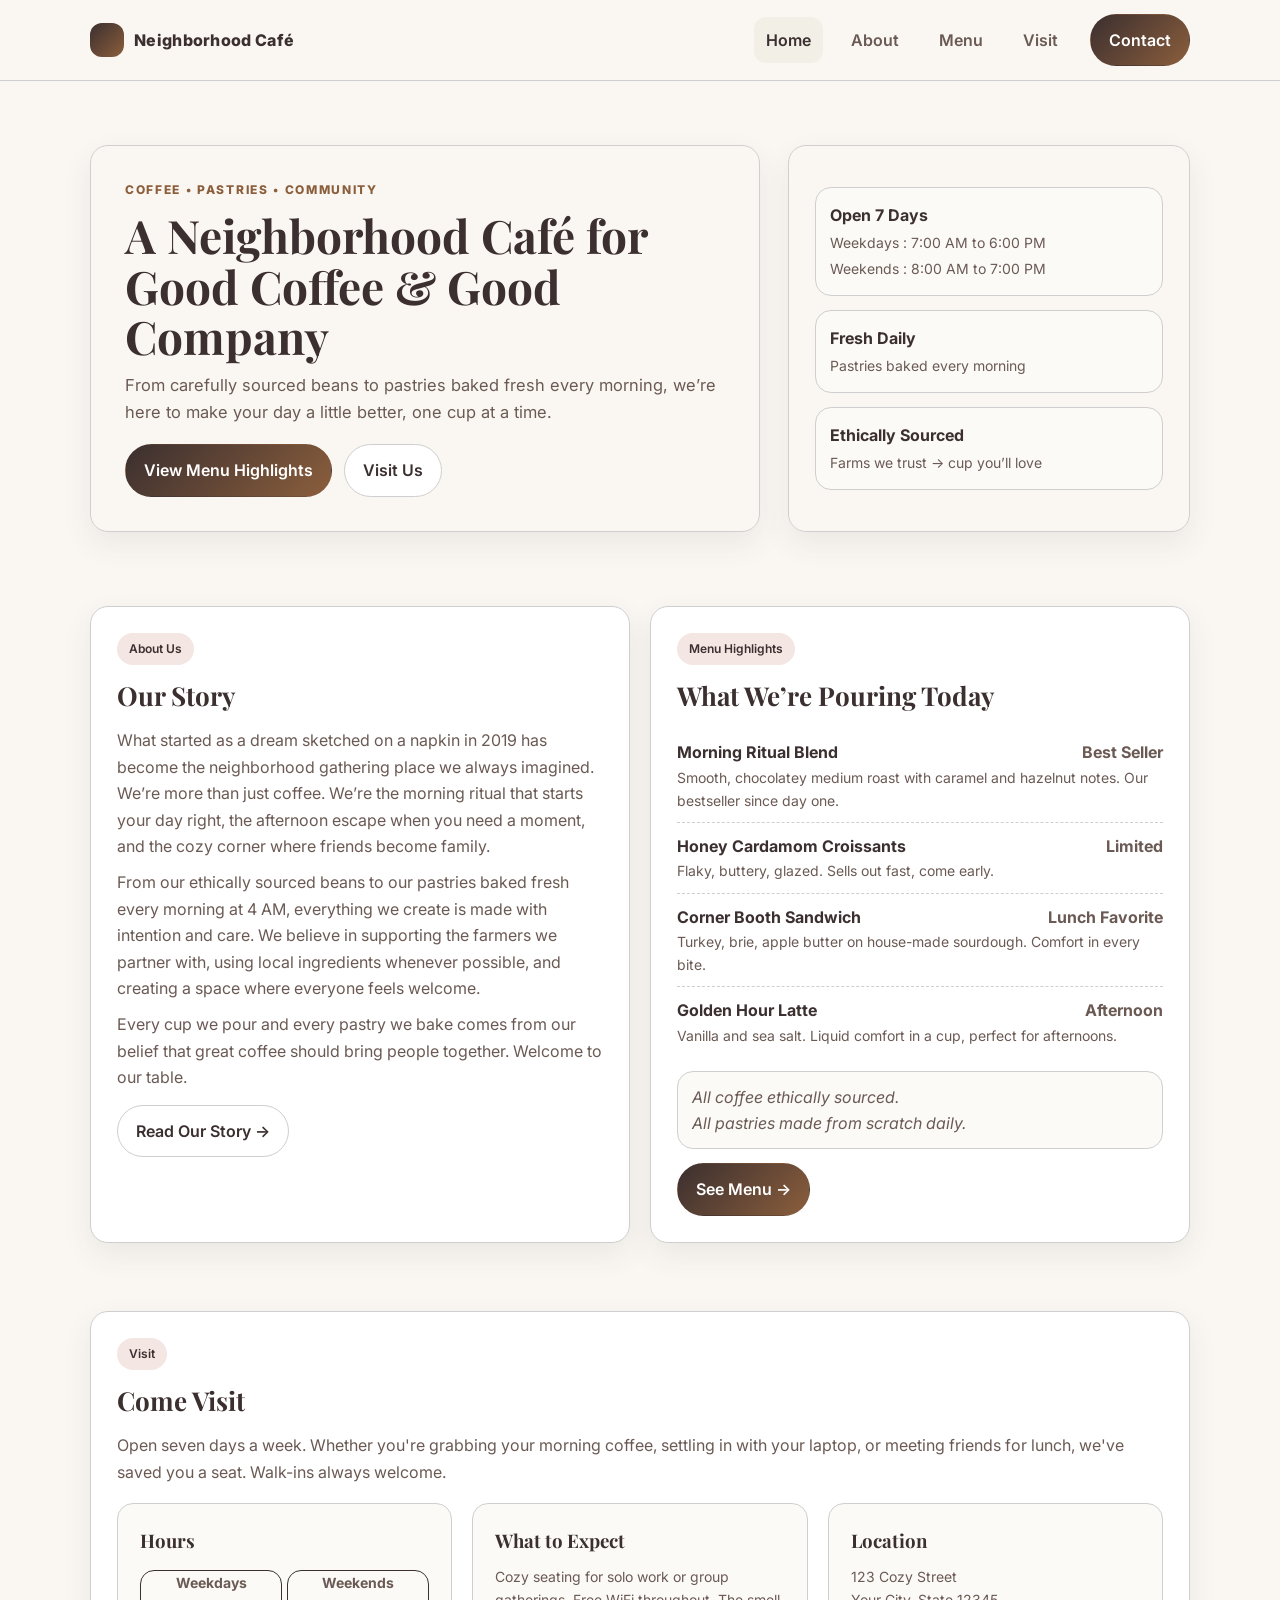
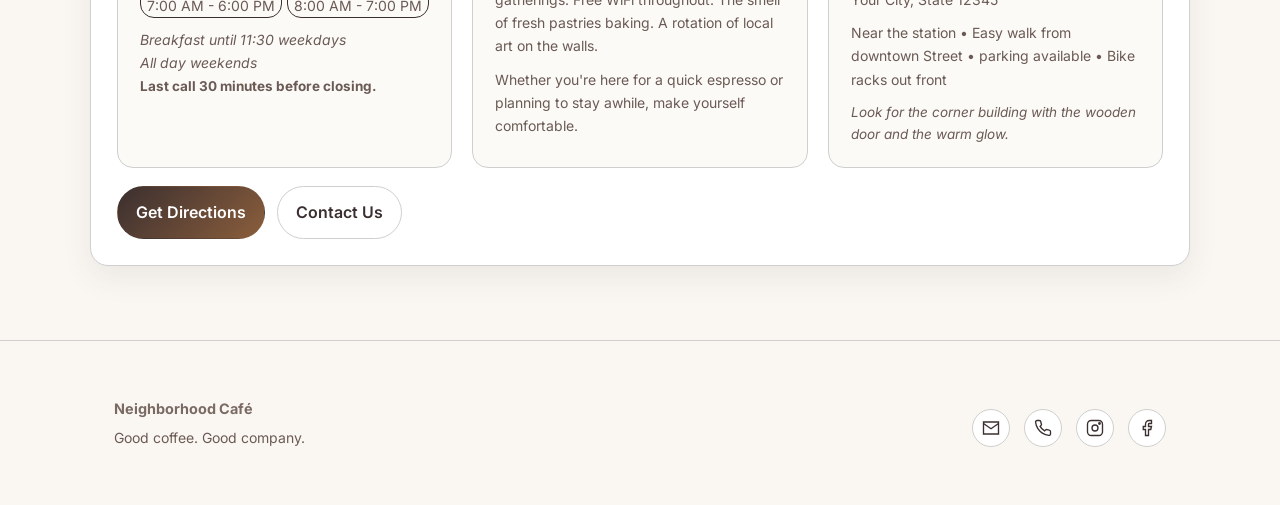
<file: docs/index.html>
<!DOCTYPE html>
<html lang="en">
  <head>
    <meta charset="utf-8" />
    <meta name="viewport" content="width=device-width,initial-scale=1" />
    <title>Neighborhood Café | Home</title>
    <meta
      name="description"
      content="A neighborhood café for good coffee and good company. Ethically sourced coffee and pastries baked fresh daily."
    />
    <link rel="stylesheet" href="styles.css" />
  </head>
  <body>
    <header class="nav">
      <div class="container nav-inner">
        <a class="brand" href="index.html">
          <span class="brand-badge"></span>
          <span>Neighborhood Café</span>
        </a>
        <div class="nav-right">
          <!-- Desktop navigation -->
          <nav class="nav-links" aria-label="Primary">
            <a href="index.html" class="active">Home</a>
            <a href="about.html">About</a>
            <a href="menu.html">Menu</a>
            <a href="visit.html">Visit</a>
          </nav>

          <!-- Desktop CTA -->
          <div class="nav-cta">
            <a class="btn primary" href="visit.html#contact">Contact</a>
          </div>

          <!-- Hamburger -->
          <button
            class="hamburger"
            aria-label="Toggle menu"
            aria-expanded="false"
          >
            <span></span>
            <span></span>
            <span></span>
          </button>
        </div>
      </div>

      <!-- Mobile menu (NEW) -->
      <nav class="mobile-menu">
        <a href="index.html">Home</a>
        <a href="about.html">About</a>
        <a href="menu.html">Menu</a>
        <a href="visit.html">Visit</a>
        <a class="btn primary" href="visit.html#contact">Contact</a>
      </nav>
    </header>

    <main>
      <section class="hero">
        <div class="container hero-grid">
          <div class="hero-card">
            <div class="kicker">Coffee • Pastries • Community</div>
            <h1>A Neighborhood Café for Good Coffee &amp; Good Company</h1>
            <p class="lead">
              From carefully sourced beans to pastries baked fresh every
              morning, we’re here to make your day a little better, one cup at a
              time.
            </p>
            <div class="hero-actions">
              <a class="btn primary" href="menu.html">View Menu Highlights</a>
              <a class="btn" href="visit.html">Visit Us</a>
            </div>
          </div>

          <aside class="hero-card side-card">
            <div class="side-item">
              <strong>Open 7 Days</strong>
              <span
                >Weekdays : 7:00 AM to 6:00 PM <br />
                Weekends : 8:00 AM to 7:00 PM
              </span>
            </div>
            <div class="side-item">
              <strong>Fresh Daily</strong>
              <span>Pastries baked every morning</span>
            </div>
            <div class="side-item">
              <strong>Ethically Sourced</strong>
              <span>Farms we trust → cup you’ll love</span>
            </div>
          </aside>
        </div>
      </section>

      <section class="section">
        <div class="container grid-2">
          <div class="card">
            <div class="badge">About Us</div>
            <h2 style="margin-top: 10px">Our Story</h2>
            <p>
              What started as a dream sketched on a napkin in 2019 has become
              the neighborhood gathering place we always imagined. We’re more
              than just coffee. We’re the morning ritual that starts your day
              right, the afternoon escape when you need a moment, and the cozy
              corner where friends become family.
            </p>
            <p style="margin-top: 10px">
              From our ethically sourced beans to our pastries baked fresh every
              morning at 4 AM, everything we create is made with intention and
              care. We believe in supporting the farmers we partner with, using
              local ingredients whenever possible, and creating a space where
              everyone feels welcome.
            </p>
            <p style="margin-top: 10px">
              Every cup we pour and every pastry we bake comes from our belief
              that great coffee should bring people together. Welcome to our
              table.
            </p>
            <p style="margin-top: 14px">
              <a class="btn" href="about.html">Read Our Story →</a>
            </p>
          </div>

          <div class="card">
            <div class="badge">Menu Highlights</div>
            <h2 style="margin-top: 10px">What We’re Pouring Today</h2>
            <ul class="list">
              <li>
                <div class="split">
                  <strong>Morning Ritual Blend</strong>
                  <span class="price">Best Seller</span>
                </div>
                <div class="small">
                  Smooth, chocolatey medium roast with caramel and hazelnut
                  notes. Our bestseller since day one.
                </div>
              </li>
              <li>
                <div class="split">
                  <strong>Honey Cardamom Croissants</strong>
                  <span class="price">Limited</span>
                </div>
                <div class="small">
                  Flaky, buttery, glazed. Sells out fast, come early.
                </div>
              </li>
              <li>
                <div class="split">
                  <strong>Corner Booth Sandwich</strong>
                  <span class="price">Lunch Favorite</span>
                </div>
                <div class="small">
                  Turkey, brie, apple butter on house-made sourdough. Comfort in
                  every bite.
                </div>
              </li>
              <li>
                <div class="split">
                  <strong>Golden Hour Latte</strong>
                  <span class="price">Afternoon</span>
                </div>
                <div class="small">
                  Vanilla and sea salt. Liquid comfort in a cup, perfect for
                  afternoons.
                </div>
              </li>
            </ul>
            <div class="note">
              <em
                >All coffee ethically sourced. <br />All pastries made from
                scratch daily.</em
              >
            </div>
            <p style="margin-top: 14px">
              <a class="btn primary" href="menu.html">See Menu →</a>
            </p>
          </div>
        </div>
      </section>

      <section class="section">
        <div class="container">
          <div class="card">
            <span class="badge">Visit</span>
            <h2 style="margin-top: 10px">Come Visit</h2>
            <p>
              Open seven days a week. Whether you're grabbing your morning
              coffee, settling in with your laptop, or meeting friends for
              lunch, we've saved you a seat. Walk-ins always welcome.
            </p>

            <!-- THREE CARD GRID -->
            <div class="visit-grid">
              <!-- Card 1: Hours -->
              <div class="visit-card">
                <h3>Hours</h3>
                <div class="split-card" style="margin-top: 13px">
                  <p class="small weekdays">
                    <strong>Weekdays</strong><br />7:00 AM - 6:00 PM
                  </p>
                  <p class="small weekends">
                    <strong>Weekends</strong><br />8:00 AM - 7:00 PM
                  </p>
                </div>
                <div style="margin-top: 10px">
                  <p class="small">
                    <em
                      >Breakfast until 11:30 weekdays<br />
                      All day weekends</em
                    >
                  </p>
                  <p class="small muted">
                    <strong>Last call 30 minutes before closing.</strong>
                  </p>
                </div>
              </div>

              <!-- Card 2: What to Expect -->
              <div class="visit-card">
                <h3>What to Expect</h3>
                <p class="small">
                  Cozy seating for solo work or group gatherings. Free WiFi
                  throughout. The smell of fresh pastries baking. A rotation of
                  local art on the walls.
                </p>
                <p class="small" style="margin-top: 10px">
                  Whether you're here for a quick espresso or planning to stay
                  awhile, make yourself comfortable.
                </p>
              </div>

              <!-- Card 3: Location -->
              <div class="visit-card">
                <h3>Location</h3>
                <p class="small">
                  123 Cozy Street<br />
                  Your City, State 12345
                </p>
                <p class="small" style="margin-top: 10px">
                  Near the station • Easy walk from downtown Street • parking
                  available • Bike racks out front
                </p>
                <p class="small muted" style="margin-top: 10px">
                  <em
                    >Look for the corner building with the wooden door and the
                    warm glow.</em
                  >
                </p>
              </div>
            </div>

            <!-- CTA -->
            <div
              style="
                margin-top: 18px;
                display: flex;
                gap: 12px;
                flex-wrap: wrap;
              "
            >
              <a class="btn primary" href="visit.html">Get Directions</a>
              <a class="btn" href="visit.html#contact">Contact Us</a>
            </div>
          </div>
        </div>
      </section>
    </main>

    <footer class="footer">
      <div class="container footer-flex">
        <div class="footer-grid1">
          <strong>Neighborhood Café</strong>
          <div class="small">Good coffee. Good company.</div>
        </div>
        <div class="footer-grid2">
          <div class="footer-icons">
            <a href="mailto:hello@yourcafe.com" aria-label="Email">
              <!-- Email -->
              <svg viewBox="0 0 24 24">
                <path d="M2 4h20v16H2z" fill="none" />
                <path d="M2 6l10 7L22 6" />
              </svg>
            </a>

            <a href="tel:+1234567890" aria-label="Telephone">
              <!-- Phone -->
              <svg viewBox="0 0 24 24">
                <path
                  d="M22 16.92v3a2 2 0 0 1-2.18 2
      19.8 19.8 0 0 1-8.63-3.07
      19.5 19.5 0 0 1-6-6
      19.8 19.8 0 0 1-3.07-8.67
      A2 2 0 0 1 4.11 2h3
      a2 2 0 0 1 2 1.72
      12.8 12.8 0 0 0 .7 2.81
      a2 2 0 0 1-.45 2.11L8.09 9.91
      a16 16 0 0 0 6 6l1.27-1.27
      a2 2 0 0 1 2.11-.45
      12.8 12.8 0 0 0 2.81.7
      A2 2 0 0 1 22 16.92z"
                />
              </svg>
            </a>

            <a href="#" aria-label="Instagram">
              <!-- Instagram -->
              <svg viewBox="0 0 24 24">
                <rect x="2" y="2" width="20" height="20" rx="5" ry="5" />
                <circle cx="12" cy="12" r="4" />
                <circle cx="18" cy="6" r="1" />
              </svg>
            </a>

            <a href="#" aria-label="Facebook">
              <!-- Facebook -->
              <svg viewBox="0 0 24 24">
                <path
                  d="M18 2h-3a5 5 0 0 0-5 5v3H7v4h3v8h4v-8h3l1-4h-4V7
      a1 1 0 0 1 1-1h3z"
                />
              </svg>
            </a>
          </div>
        </div>
      </div>
    </footer>

    <script src="script.js"></script>
  </body>
</html>
</file>
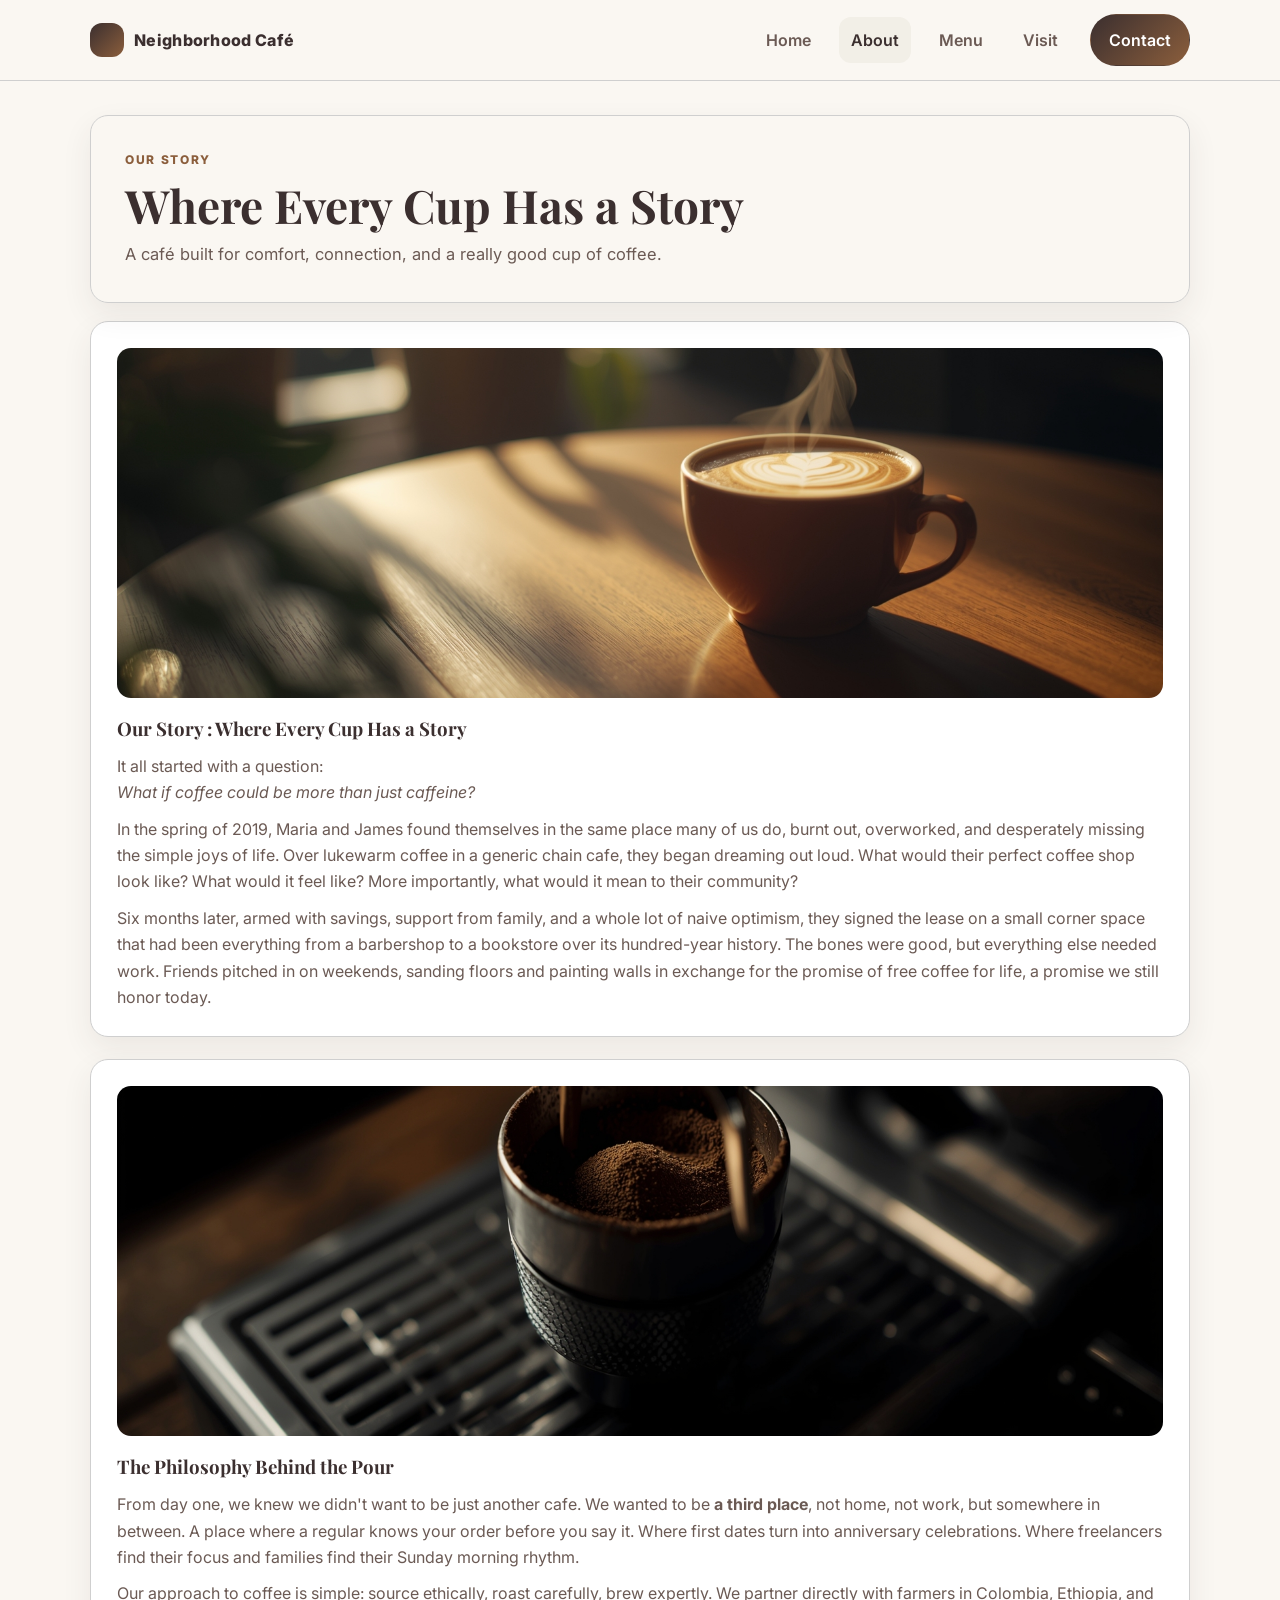
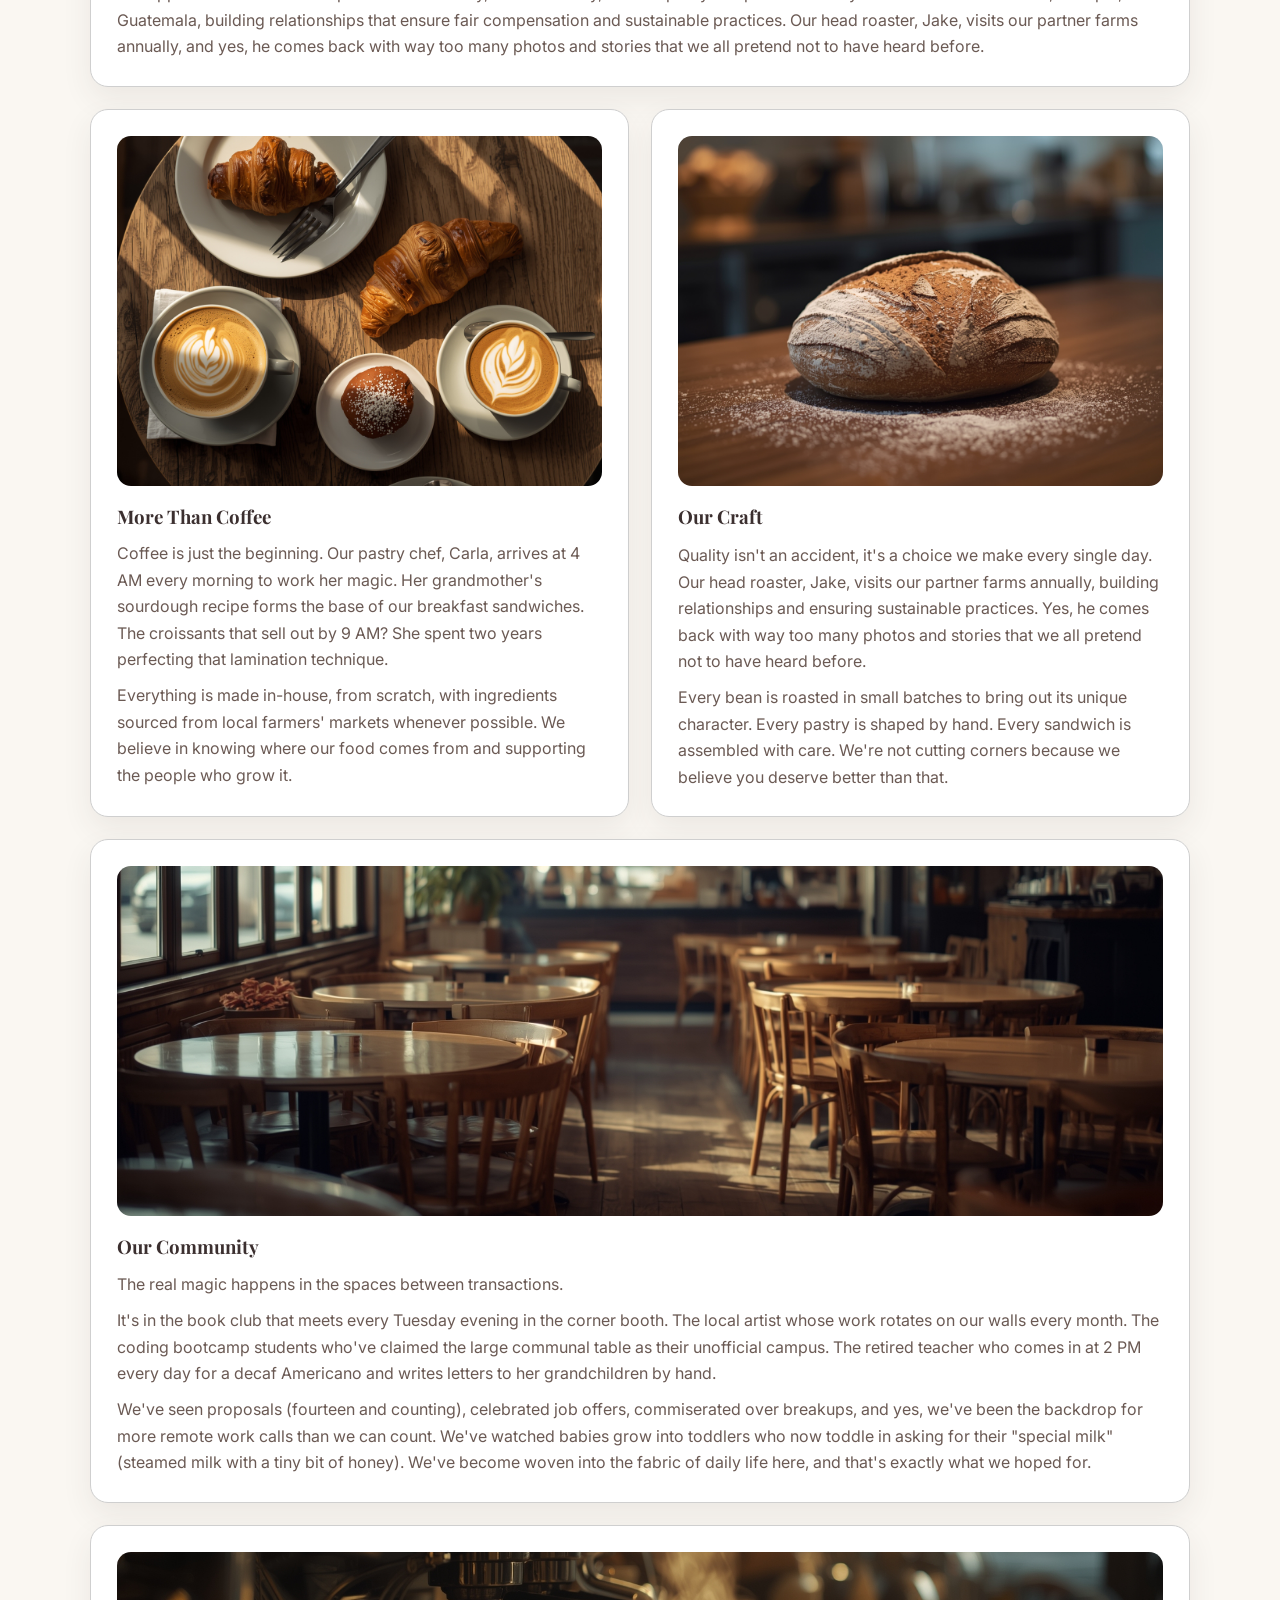
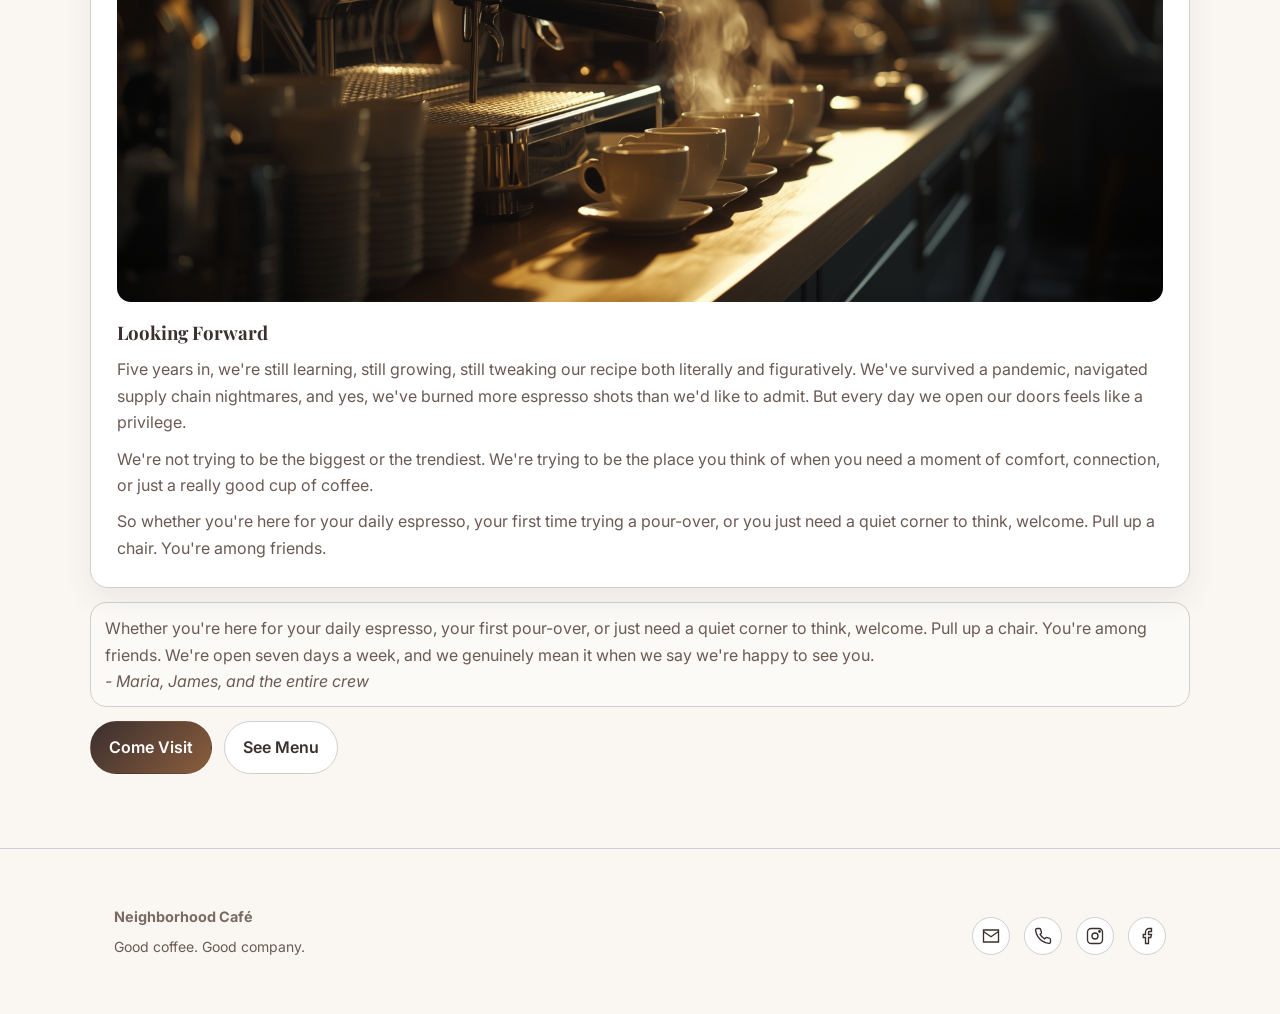
<file: docs/about.html>
<!DOCTYPE html>
<html lang="en">
  <head>
    <meta charset="utf-8" />
    <meta name="viewport" content="width=device-width,initial-scale=1" />
    <title>Neighborhood Café | About</title>
    <meta
      name="description"
      content="Our story: where every cup has a story."
    />
    <link rel="stylesheet" href="styles.css" />
  </head>
  <body>
    <header class="nav">
      <div class="container nav-inner">
        <a class="brand" href="index.html">
          <span class="brand-badge"></span>
          <span>Neighborhood Café</span>
        </a>

        <div class="nav-right">
          <!-- Desktop navigation -->
          <nav class="nav-links" aria-label="Primary">
            <a href="index.html">Home</a>
            <a href="about.html" class="active">About</a>
            <a href="menu.html">Menu</a>
            <a href="visit.html">Visit</a>
          </nav>

          <!-- Desktop CTA -->
          <div class="nav-cta">
            <a class="btn primary" href="visit.html#contact">Contact</a>
          </div>

          <!-- Hamburger -->
          <button
            class="hamburger"
            aria-label="Toggle menu"
            aria-expanded="false"
          >
            <span></span>
            <span></span>
            <span></span>
          </button>
        </div>
      </div>

      <!-- Mobile menu (NEW) -->
      <nav class="mobile-menu">
        <a href="index.html">Home</a>
        <a href="about.html">About</a>
        <a href="menu.html">Menu</a>
        <a href="visit.html">Visit</a>
        <a class="btn primary" href="visit.html#contact">Contact</a>
      </nav>
    </header>

    <main class="section">
      <div class="container">
        <div class="hero-card">
          <div class="kicker">Our Story</div>
          <h1>Where Every Cup Has a Story</h1>
          <p class="lead">
            A café built for comfort, connection, and a really good cup of
            coffee.
          </p>
        </div>

        <div class="story-grid" style="margin-top: 18px">
          <!-- Our Story -->
          <div class="card story-card full">
            <div class="story-image img-story"></div>
            <h3>Our Story : Where Every Cup Has a Story</h3>
            <p>
              It all started with a question:<br />
              <em>What if coffee could be more than just caffeine?</em>
            </p>
            <p style="margin-top: 10px">
              In the spring of 2019, Maria and James found themselves in the
              same place many of us do, burnt out, overworked, and desperately
              missing the simple joys of life. Over lukewarm coffee in a generic
              chain cafe, they began dreaming out loud. What would their perfect
              coffee shop look like? What would it feel like? More importantly,
              what would it mean to their community?
            </p>
            <p style="margin-top: 10px">
              Six months later, armed with savings, support from family, and a
              whole lot of naive optimism, they signed the lease on a small
              corner space that had been everything from a barbershop to a
              bookstore over its hundred-year history. The bones were good, but
              everything else needed work. Friends pitched in on weekends,
              sanding floors and painting walls in exchange for the promise of
              free coffee for life, a promise we still honor today.
            </p>
          </div>

          <!-- Philosophy -->
          <div class="card story-card full">
            <div class="story-image img-philosophy"></div>
            <h3>The Philosophy Behind the Pour</h3>
            <p>
              From day one, we knew we didn't want to be just another cafe. We
              wanted to be <strong>a third place</strong>, not home, not work,
              but somewhere in between. A place where a regular knows your order
              before you say it. Where first dates turn into anniversary
              celebrations. Where freelancers find their focus and families find
              their Sunday morning rhythm.
            </p>
            <p style="margin-top: 10px">
              Our approach to coffee is simple: source ethically, roast
              carefully, brew expertly. We partner directly with farmers in
              Colombia, Ethiopia, and Guatemala, building relationships that
              ensure fair compensation and sustainable practices. Our head
              roaster, Jake, visits our partner farms annually, and yes, he
              comes back with way too many photos and stories that we all
              pretend not to have heard before.
            </p>
          </div>

          <!-- Two-column row -->
          <div class="card story-card">
            <div class="story-image img-coffee"></div>
            <h3>More Than Coffee</h3>
            <p>
              Coffee is just the beginning. Our pastry chef, Carla, arrives at 4
              AM every morning to work her magic. Her grandmother's sourdough
              recipe forms the base of our breakfast sandwiches. The croissants
              that sell out by 9 AM? She spent two years perfecting that
              lamination technique.
            </p>
            <p style="margin-top: 10px">
              Everything is made in-house, from scratch, with ingredients
              sourced from local farmers' markets whenever possible. We believe
              in knowing where our food comes from and supporting the people who
              grow it.
            </p>
          </div>
          <div class="card story-card">
            <div class="story-image img-craft"></div>
            <h3>Our Craft</h3>
            <p style="margin-top: 10px">
              Quality isn't an accident, it's a choice we make every single day.
              Our head roaster, Jake, visits our partner farms annually,
              building relationships and ensuring sustainable practices. Yes, he
              comes back with way too many photos and stories that we all
              pretend not to have heard before.
            </p>
            <p style="margin-top: 10px">
              Every bean is roasted in small batches to bring out its unique
              character. Every pastry is shaped by hand. Every sandwich is
              assembled with care. We're not cutting corners because we believe
              you deserve better than that.
            </p>
          </div>

          <!-- Our Community -->
          <div class="card story-card full">
            <div class="story-image img-community"></div>
            <h3>Our Community</h3>
            <p>The real magic happens in the spaces between transactions.</p>
            <p style="margin-top: 10px">
              It's in the book club that meets every Tuesday evening in the
              corner booth. The local artist whose work rotates on our walls
              every month. The coding bootcamp students who've claimed the large
              communal table as their unofficial campus. The retired teacher who
              comes in at 2 PM every day for a decaf Americano and writes
              letters to her grandchildren by hand.
            </p>
            <p style="margin-top: 10px">
              We've seen proposals (fourteen and counting), celebrated job
              offers, commiserated over breakups, and yes, we've been the
              backdrop for more remote work calls than we can count. We've
              watched babies grow into toddlers who now toddle in asking for
              their "special milk" (steamed milk with a tiny bit of honey).
              We've become woven into the fabric of daily life here, and that's
              exactly what we hoped for.
            </p>
          </div>

          <!-- Looking Forward -->
          <div class="card story-card full">
            <div class="story-image img-forward"></div>
            <h3>Looking Forward</h3>
            <p>
              Five years in, we're still learning, still growing, still tweaking
              our recipe both literally and figuratively. We've survived a
              pandemic, navigated supply chain nightmares, and yes, we've burned
              more espresso shots than we'd like to admit. But every day we open
              our doors feels like a privilege.
            </p>
            <p style="margin-top: 10px">
              We're not trying to be the biggest or the trendiest. We're trying
              to be the place you think of when you need a moment of comfort,
              connection, or just a really good cup of coffee.
            </p>
            <p style="margin-top: 10px">
              So whether you're here for your daily espresso, your first time
              trying a pour-over, or you just need a quiet corner to think,
              welcome. Pull up a chair. You're among friends.
            </p>
          </div>
        </div>

        <!-- Closing note + CTA -->
        <div class="note">
          Whether you're here for your daily espresso, your first pour-over, or
          just need a quiet corner to think, welcome. Pull up a chair. You're
          among friends. We're open seven days a week, and we genuinely mean it
          when we say we're happy to see you. <br />
          <em>- Maria, James, and the entire crew</em>
        </div>

        <p style="margin-top: 14px; display: flex; gap: 12px; flex-wrap: wrap">
          <a class="btn primary" href="visit.html">Come Visit</a>
          <a class="btn" href="menu.html">See Menu</a>
        </p>
      </div>
    </main>

    <footer class="footer">
      <div class="container footer-flex">
        <div class="footer-grid1">
          <strong>Neighborhood Café</strong>
          <div class="small">Good coffee. Good company.</div>
        </div>
        <div class="footer-grid2">
          <div class="footer-icons">
            <a href="mailto:hello@yourcafe.com" aria-label="Email">
              <!-- Email -->
              <svg viewBox="0 0 24 24">
                <path d="M2 4h20v16H2z" fill="none" />
                <path d="M2 6l10 7L22 6" />
              </svg>
            </a>

            <a href="tel:+1234567890" aria-label="Telephone">
              <!-- Phone -->
              <svg viewBox="0 0 24 24">
                <path
                  d="M22 16.92v3a2 2 0 0 1-2.18 2
      19.8 19.8 0 0 1-8.63-3.07
      19.5 19.5 0 0 1-6-6
      19.8 19.8 0 0 1-3.07-8.67
      A2 2 0 0 1 4.11 2h3
      a2 2 0 0 1 2 1.72
      12.8 12.8 0 0 0 .7 2.81
      a2 2 0 0 1-.45 2.11L8.09 9.91
      a16 16 0 0 0 6 6l1.27-1.27
      a2 2 0 0 1 2.11-.45
      12.8 12.8 0 0 0 2.81.7
      A2 2 0 0 1 22 16.92z"
                />
              </svg>
            </a>

            <a href="#" aria-label="Instagram">
              <!-- Instagram -->
              <svg viewBox="0 0 24 24">
                <rect x="2" y="2" width="20" height="20" rx="5" ry="5" />
                <circle cx="12" cy="12" r="4" />
                <circle cx="18" cy="6" r="1" />
              </svg>
            </a>

            <a href="#" aria-label="Facebook">
              <!-- Facebook -->
              <svg viewBox="0 0 24 24">
                <path
                  d="M18 2h-3a5 5 0 0 0-5 5v3H7v4h3v8h4v-8h3l1-4h-4V7
      a1 1 0 0 1 1-1h3z"
                />
              </svg>
            </a>
          </div>
        </div>
      </div>
    </footer>

    <script src="script.js"></script>
  </body>
</html>
</file>
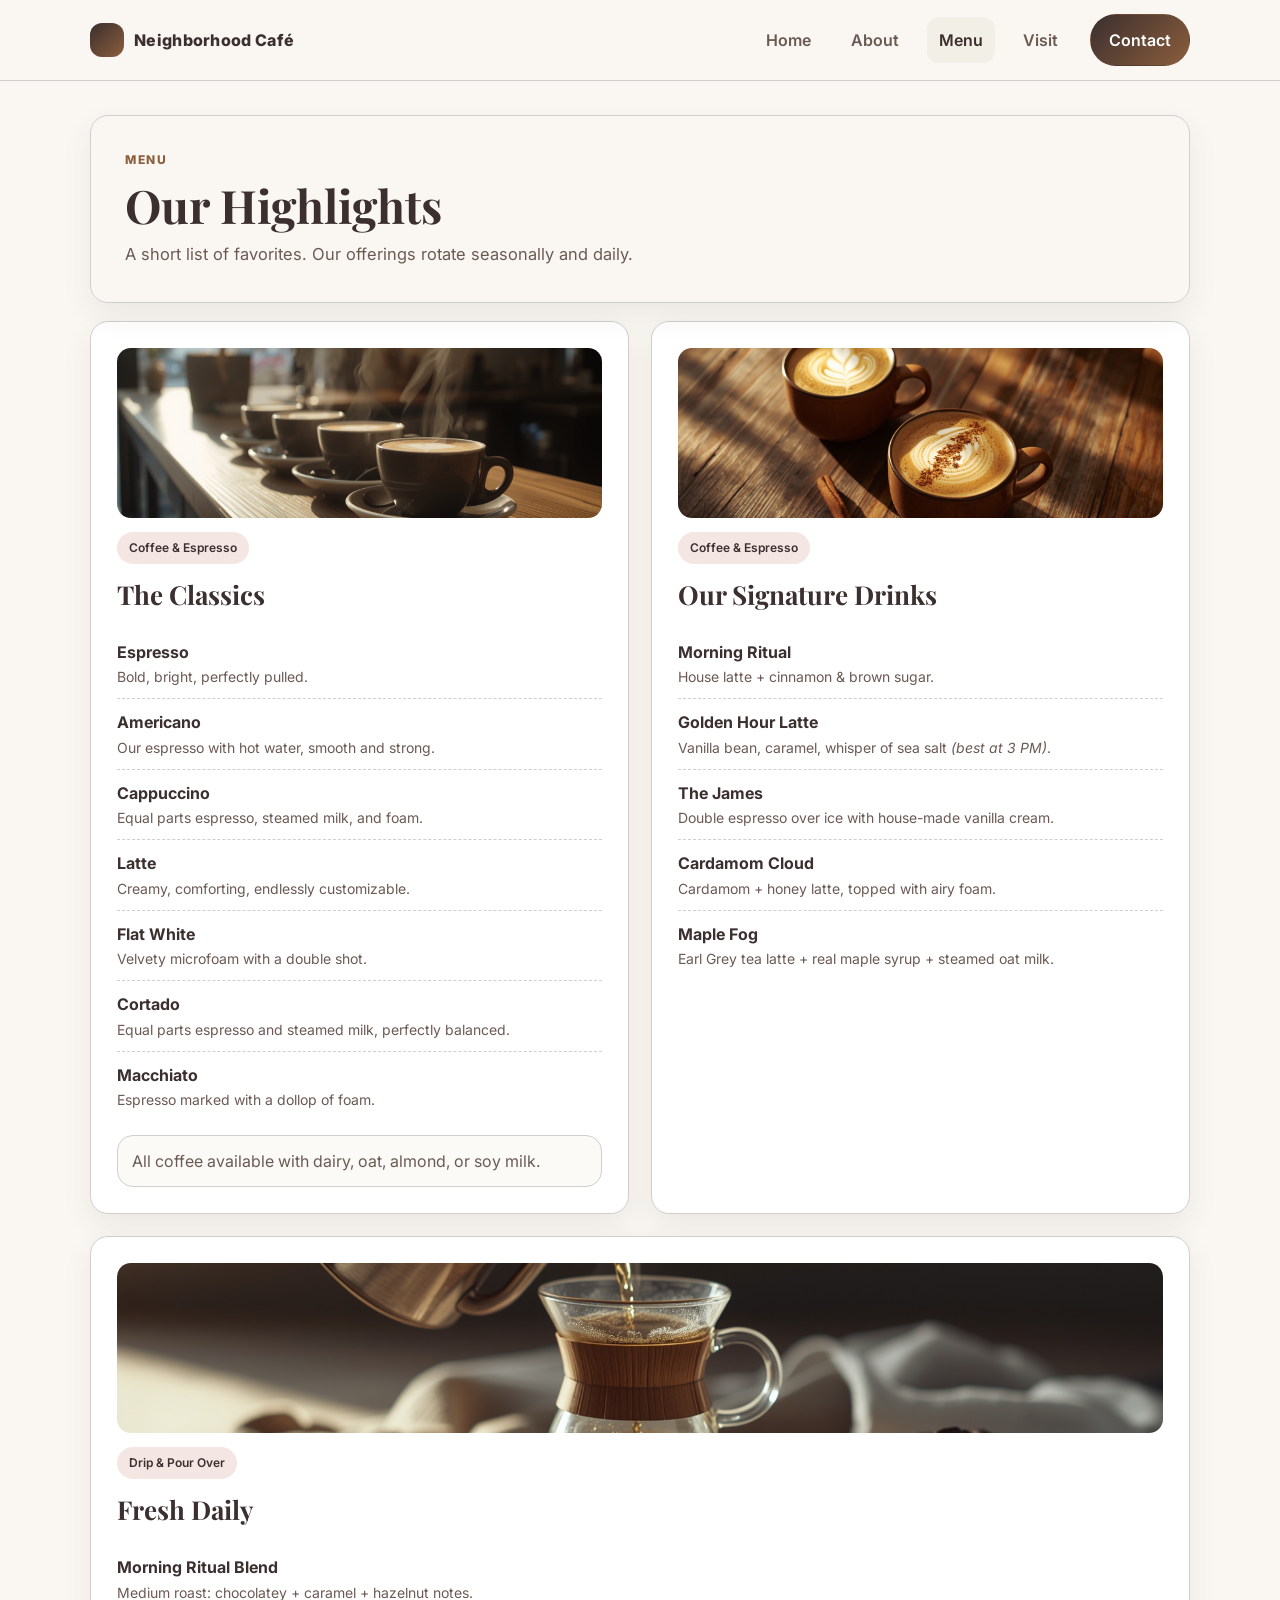
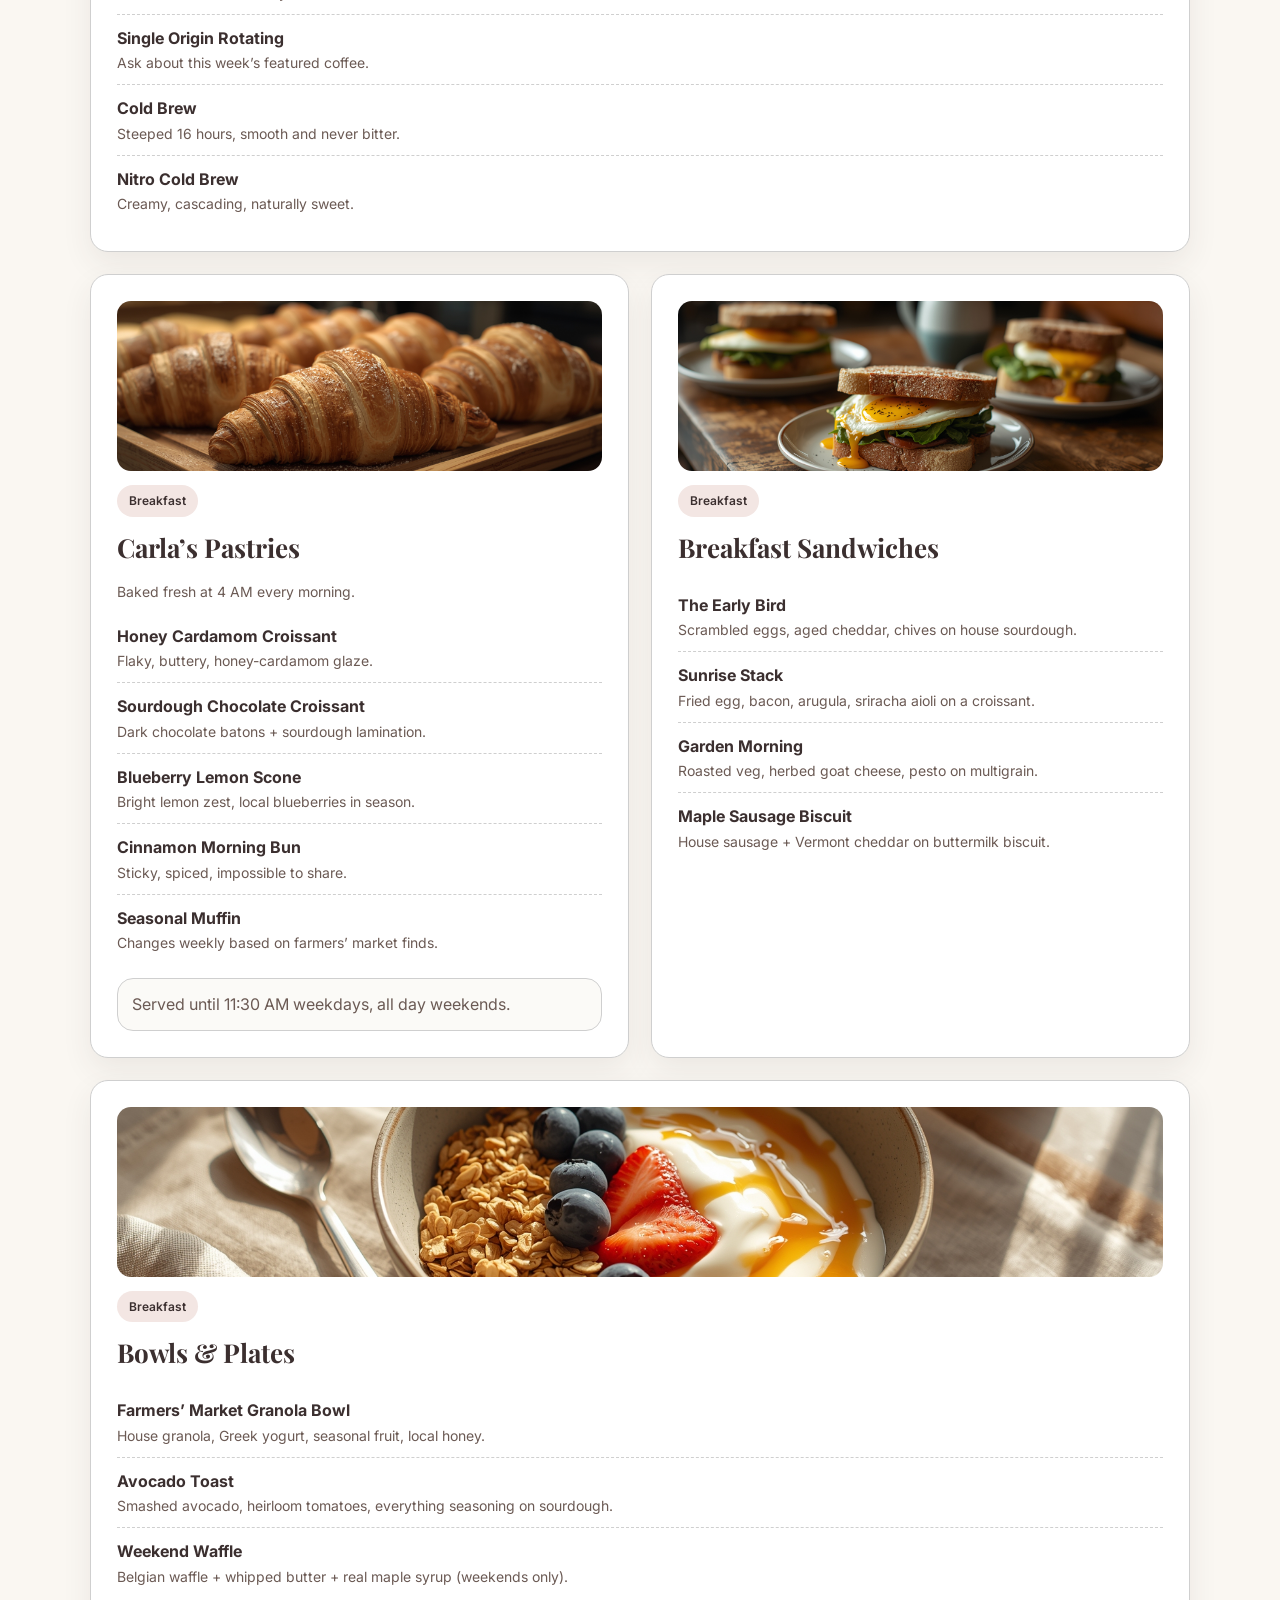
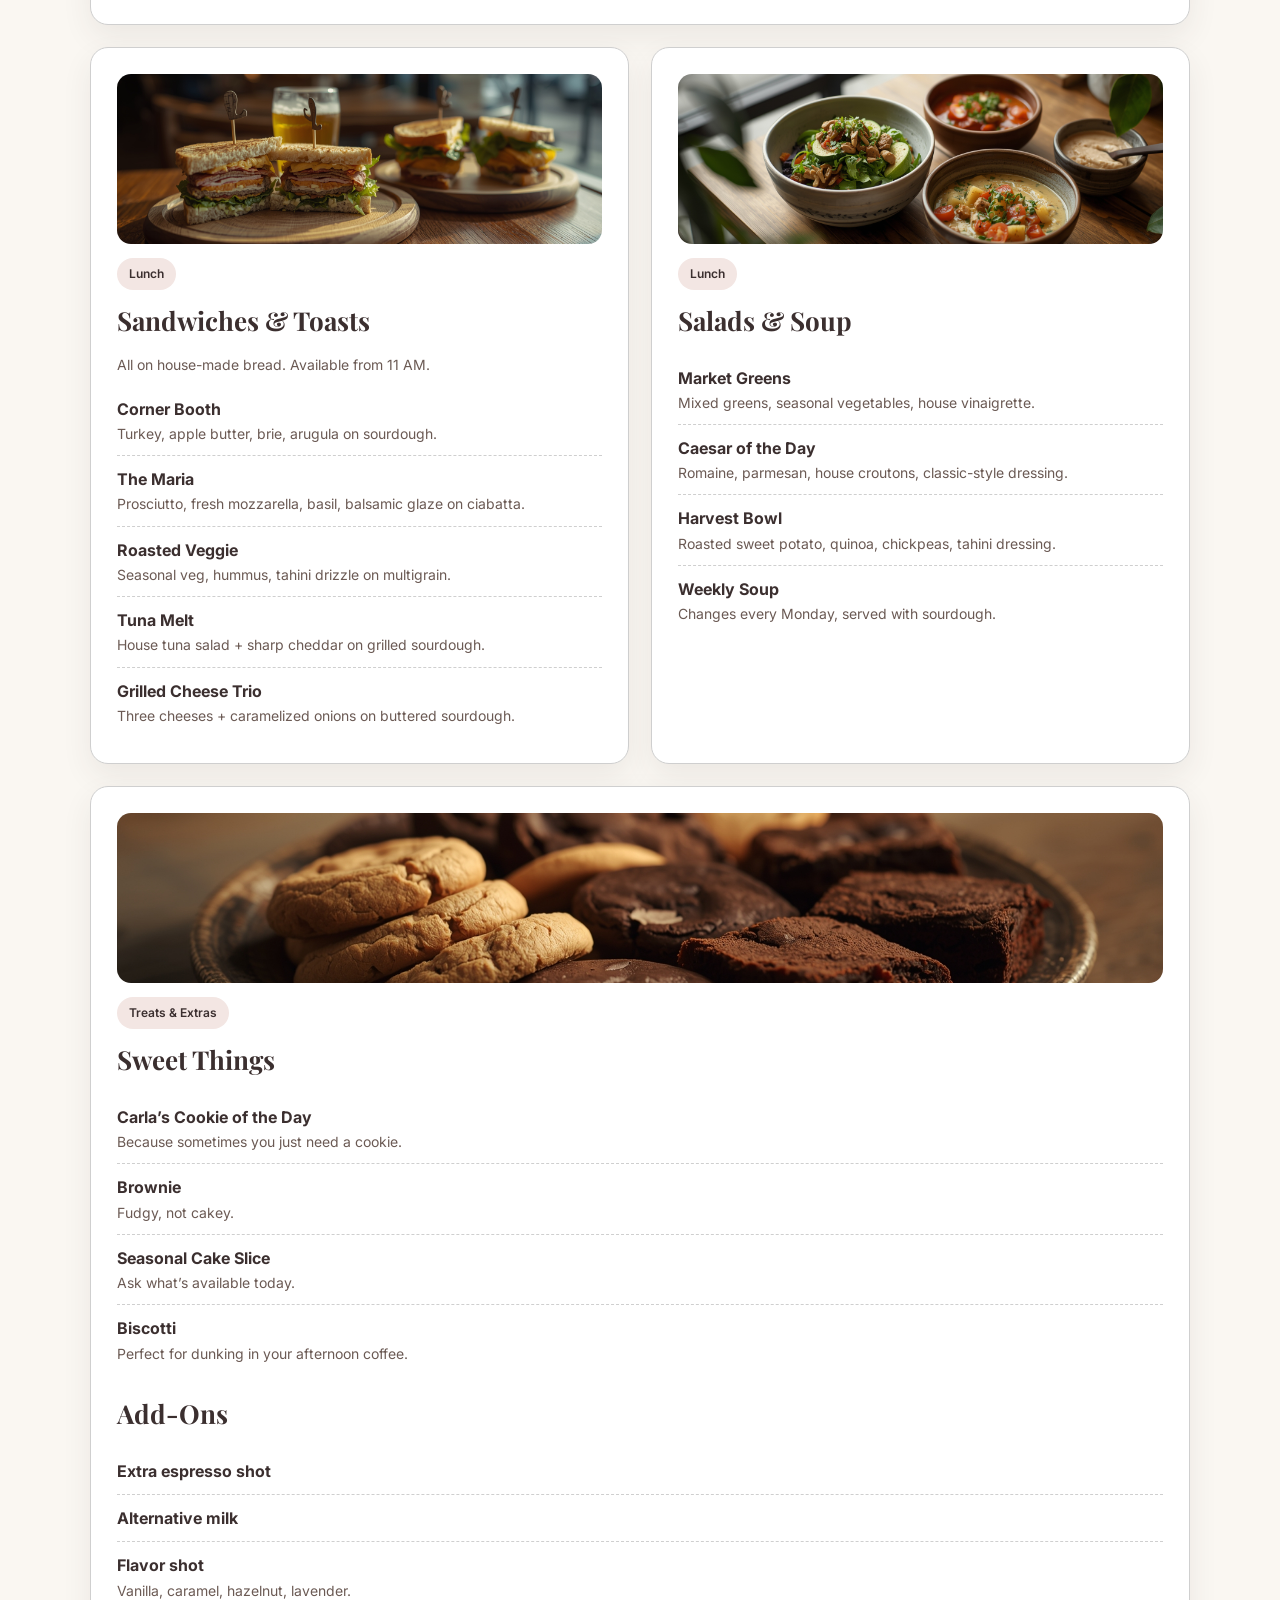
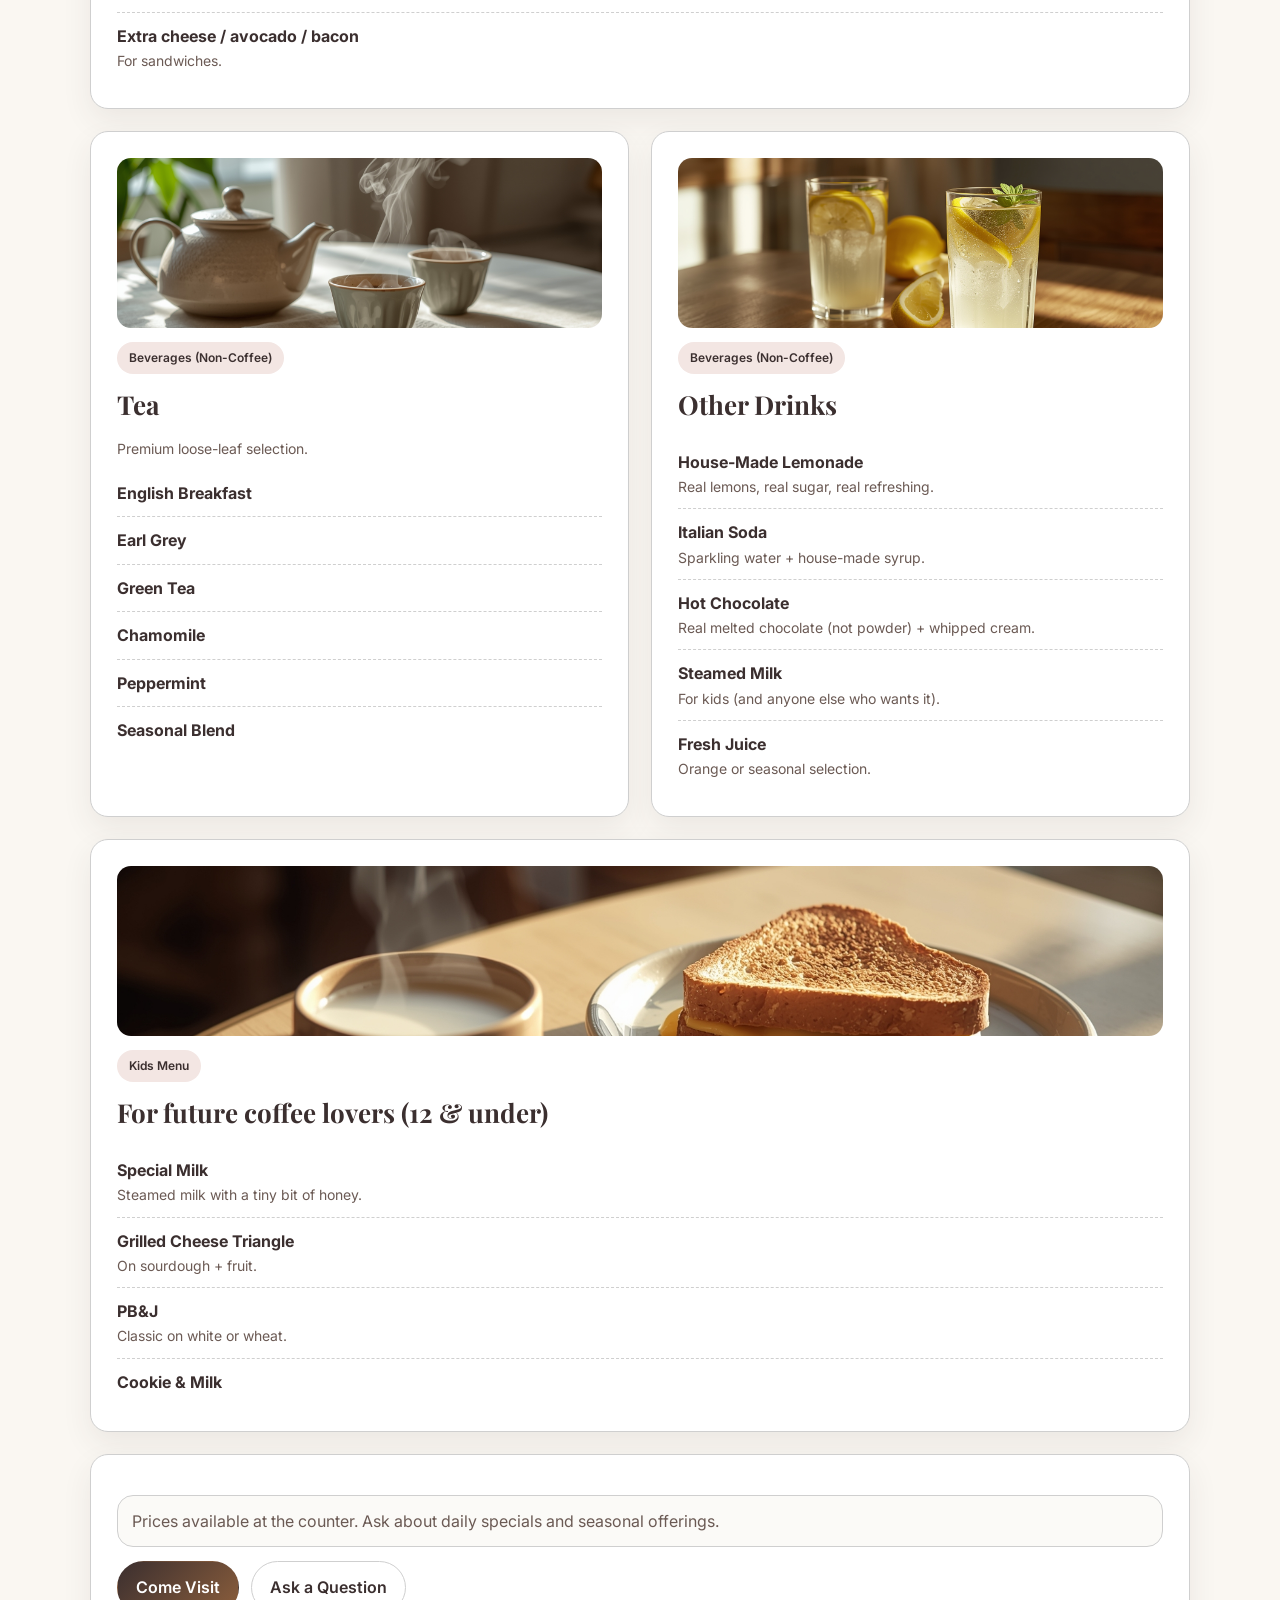
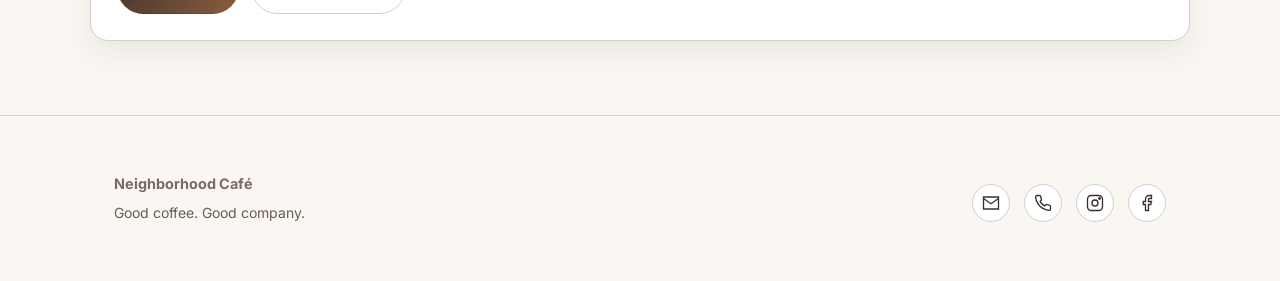
<file: docs/menu.html>
<!DOCTYPE html>
<html lang="en">
  <head>
    <meta charset="utf-8" />
    <meta name="viewport" content="width=device-width,initial-scale=1" />
    <title>Neighborhood Café | Menu</title>
    <meta
      name="description"
      content="Menu highlights: coffee, pastries, breakfast and lunch favorites."
    />
    <link rel="stylesheet" href="styles.css" />
  </head>
  <body>
    <header class="nav">
      <div class="container nav-inner">
        <a class="brand" href="index.html">
          <span class="brand-badge"></span>
          <span>Neighborhood Café</span>
        </a>

        <div class="nav-right">
          <!-- Desktop navigation -->
          <nav class="nav-links" aria-label="Primary">
            <a href="index.html">Home</a>
            <a href="about.html">About</a>
            <a href="menu.html" class="active">Menu</a>
            <a href="visit.html">Visit</a>
          </nav>

          <!-- Desktop CTA -->
          <div class="nav-cta">
            <a class="btn primary" href="visit.html#contact">Contact</a>
          </div>

          <!-- Hamburger -->
          <button
            class="hamburger"
            aria-label="Toggle menu"
            aria-expanded="false"
          >
            <span></span>
            <span></span>
            <span></span>
          </button>
        </div>
      </div>

      <!-- Mobile menu (NEW) -->
      <nav class="mobile-menu">
        <a href="index.html">Home</a>
        <a href="about.html">About</a>
        <a href="menu.html">Menu</a>
        <a href="visit.html">Visit</a>
        <a class="btn primary" href="visit.html#contact">Contact</a>
      </nav>
    </header>

    <main class="section">
      <div class="container">
        <div class="hero-card">
          <div class="kicker">Menu</div>
          <h1>Our Highlights</h1>
          <p class="lead">
            A short list of favorites. Our offerings rotate seasonally and
            daily.
          </p>
        </div>

        <div class="menu-grid" style="margin-top: 18px">
          <!-- Coffee & Espresso: The Classics -->
          <div class="card menu-card">
            <div class="menu-image img-menu-classics"></div>
            <div class="badge">Coffee & Espresso</div>
            <h2 style="margin-top: 10px">The Classics</h2>
            <ul class="list">
              <li>
                <strong>Espresso</strong>
                <div class="small">Bold, bright, perfectly pulled.</div>
              </li>
              <li>
                <strong>Americano</strong>
                <div class="small">
                  Our espresso with hot water, smooth and strong.
                </div>
              </li>
              <li>
                <strong>Cappuccino</strong>
                <div class="small">
                  Equal parts espresso, steamed milk, and foam.
                </div>
              </li>
              <li>
                <strong>Latte</strong>
                <div class="small">
                  Creamy, comforting, endlessly customizable.
                </div>
              </li>
              <li>
                <strong>Flat White</strong>
                <div class="small">Velvety microfoam with a double shot.</div>
              </li>
              <li>
                <strong>Cortado</strong>
                <div class="small">
                  Equal parts espresso and steamed milk, perfectly balanced.
                </div>
              </li>
              <li>
                <strong>Macchiato</strong>
                <div class="small">Espresso marked with a dollop of foam.</div>
              </li>
            </ul>
            <div class="note" style="margin-top: 14px">
              All coffee available with dairy, oat, almond, or soy milk.
            </div>
          </div>

          <!-- Coffee & Espresso: Signature Drinks -->
          <div class="card menu-card">
            <div class="menu-image img-menu-signature"></div>
            <div class="badge">Coffee & Espresso</div>
            <h2 style="margin-top: 10px">Our Signature Drinks</h2>
            <ul class="list">
              <li>
                <strong>Morning Ritual</strong>
                <div class="small">House latte + cinnamon & brown sugar.</div>
              </li>
              <li>
                <strong>Golden Hour Latte</strong>
                <div class="small">
                  Vanilla bean, caramel, whisper of sea salt
                  <em>(best at 3 PM)</em>.
                </div>
              </li>
              <li>
                <strong>The James</strong>
                <div class="small">
                  Double espresso over ice with house-made vanilla cream.
                </div>
              </li>
              <li>
                <strong>Cardamom Cloud</strong>
                <div class="small">
                  Cardamom + honey latte, topped with airy foam.
                </div>
              </li>
              <li>
                <strong>Maple Fog</strong>
                <div class="small">
                  Earl Grey tea latte + real maple syrup + steamed oat milk.
                </div>
              </li>
            </ul>
          </div>

          <!-- Drip & Pour Over (FULL WIDTH) -->
          <div class="card menu-card full">
            <div class="menu-image img-menu-drip"></div>
            <div class="badge">Drip & Pour Over</div>
            <h2 style="margin-top: 10px">Fresh Daily</h2>
            <ul class="list">
              <li>
                <strong>Morning Ritual Blend</strong>
                <div class="small">
                  Medium roast: chocolatey + caramel + hazelnut notes.
                </div>
              </li>
              <li>
                <strong>Single Origin Rotating</strong>
                <div class="small">Ask about this week’s featured coffee.</div>
              </li>
              <li>
                <strong>Cold Brew</strong>
                <div class="small">
                  Steeped 16 hours, smooth and never bitter.
                </div>
              </li>
              <li>
                <strong>Nitro Cold Brew</strong>
                <div class="small">Creamy, cascading, naturally sweet.</div>
              </li>
            </ul>
          </div>

          <!-- Breakfast: Pastries -->
          <div class="card menu-card">
            <div class="menu-image img-menu-pastries"></div>
            <div class="badge">Breakfast</div>
            <h2 style="margin-top: 10px">Carla’s Pastries</h2>
            <div class="small">Baked fresh at 4 AM every morning.</div>
            <ul class="list" style="margin-top: 10px">
              <li>
                <strong>Honey Cardamom Croissant</strong>
                <div class="small">Flaky, buttery, honey-cardamom glaze.</div>
              </li>
              <li>
                <strong>Sourdough Chocolate Croissant</strong>
                <div class="small">
                  Dark chocolate batons + sourdough lamination.
                </div>
              </li>
              <li>
                <strong>Blueberry Lemon Scone</strong>
                <div class="small">
                  Bright lemon zest, local blueberries in season.
                </div>
              </li>
              <li>
                <strong>Cinnamon Morning Bun</strong>
                <div class="small">Sticky, spiced, impossible to share.</div>
              </li>
              <li>
                <strong>Seasonal Muffin</strong>
                <div class="small">
                  Changes weekly based on farmers’ market finds.
                </div>
              </li>
            </ul>
            <div class="note" style="margin-top: 14px">
              Served until 11:30 AM weekdays, all day weekends.
            </div>
          </div>

          <!-- Breakfast: Sandwiches -->
          <div class="card menu-card">
            <div class="menu-image img-menu-breakfast"></div>
            <div class="badge">Breakfast</div>
            <h2 style="margin-top: 10px">Breakfast Sandwiches</h2>
            <ul class="list">
              <li>
                <strong>The Early Bird</strong>
                <div class="small">
                  Scrambled eggs, aged cheddar, chives on house sourdough.
                </div>
              </li>
              <li>
                <strong>Sunrise Stack</strong>
                <div class="small">
                  Fried egg, bacon, arugula, sriracha aioli on a croissant.
                </div>
              </li>
              <li>
                <strong>Garden Morning</strong>
                <div class="small">
                  Roasted veg, herbed goat cheese, pesto on multigrain.
                </div>
              </li>
              <li>
                <strong>Maple Sausage Biscuit</strong>
                <div class="small">
                  House sausage + Vermont cheddar on buttermilk biscuit.
                </div>
              </li>
            </ul>
          </div>

          <!-- Breakfast: Bowls & Plates (FULL WIDTH) -->
          <div class="card menu-card full">
            <div class="menu-image img-menu-bowls"></div>
            <div class="badge">Breakfast</div>
            <h2 style="margin-top: 10px">Bowls & Plates</h2>
            <ul class="list">
              <li>
                <strong>Farmers’ Market Granola Bowl</strong>
                <div class="small">
                  House granola, Greek yogurt, seasonal fruit, local honey.
                </div>
              </li>
              <li>
                <strong>Avocado Toast</strong>
                <div class="small">
                  Smashed avocado, heirloom tomatoes, everything seasoning on
                  sourdough.
                </div>
              </li>
              <li>
                <strong>Weekend Waffle</strong>
                <div class="small">
                  Belgian waffle + whipped butter + real maple syrup (weekends
                  only).
                </div>
              </li>
            </ul>
          </div>

          <!-- Lunch: Sandwiches & Toasts -->
          <div class="card menu-card">
            <div class="menu-image img-menu-lunch"></div>
            <div class="badge">Lunch</div>
            <h2 style="margin-top: 10px">Sandwiches & Toasts</h2>
            <div class="small">
              All on house-made bread. Available from 11 AM.
            </div>
            <ul class="list" style="margin-top: 10px">
              <li>
                <strong>Corner Booth</strong>
                <div class="small">
                  Turkey, apple butter, brie, arugula on sourdough.
                </div>
              </li>
              <li>
                <strong>The Maria</strong>
                <div class="small">
                  Prosciutto, fresh mozzarella, basil, balsamic glaze on
                  ciabatta.
                </div>
              </li>
              <li>
                <strong>Roasted Veggie</strong>
                <div class="small">
                  Seasonal veg, hummus, tahini drizzle on multigrain.
                </div>
              </li>
              <li>
                <strong>Tuna Melt</strong>
                <div class="small">
                  House tuna salad + sharp cheddar on grilled sourdough.
                </div>
              </li>
              <li>
                <strong>Grilled Cheese Trio</strong>
                <div class="small">
                  Three cheeses + caramelized onions on buttered sourdough.
                </div>
              </li>
            </ul>
          </div>

          <!-- Lunch: Salads & Soup -->
          <div class="card menu-card">
            <div class="menu-image img-menu-salads"></div>
            <div class="badge">Lunch</div>
            <h2 style="margin-top: 10px">Salads & Soup</h2>
            <ul class="list">
              <li>
                <strong>Market Greens</strong>
                <div class="small">
                  Mixed greens, seasonal vegetables, house vinaigrette.
                </div>
              </li>
              <li>
                <strong>Caesar of the Day</strong>
                <div class="small">
                  Romaine, parmesan, house croutons, classic-style dressing.
                </div>
              </li>
              <li>
                <strong>Harvest Bowl</strong>
                <div class="small">
                  Roasted sweet potato, quinoa, chickpeas, tahini dressing.
                </div>
              </li>
              <li>
                <strong>Weekly Soup</strong>
                <div class="small">
                  Changes every Monday, served with sourdough.
                </div>
              </li>
            </ul>
          </div>

          <!-- Treats & Extras (FULL WIDTH) -->
          <div class="card menu-card full">
            <div class="menu-image img-menu-treats"></div>
            <div class="badge">Treats & Extras</div>
            <h2 style="margin-top: 10px">Sweet Things</h2>
            <ul class="list">
              <li>
                <strong>Carla’s Cookie of the Day</strong>
                <div class="small">
                  Because sometimes you just need a cookie.
                </div>
              </li>
              <li>
                <strong>Brownie</strong>
                <div class="small">Fudgy, not cakey.</div>
              </li>
              <li>
                <strong>Seasonal Cake Slice</strong>
                <div class="small">Ask what’s available today.</div>
              </li>
              <li>
                <strong>Biscotti</strong>
                <div class="small">
                  Perfect for dunking in your afternoon coffee.
                </div>
              </li>
            </ul>

            <h2 style="margin-top: 18px">Add-Ons</h2>
            <ul class="list">
              <li><strong>Extra espresso shot</strong></li>
              <li><strong>Alternative milk</strong></li>
              <li>
                <strong>Flavor shot</strong>
                <div class="small">Vanilla, caramel, hazelnut, lavender.</div>
              </li>
              <li>
                <strong>Extra cheese / avocado / bacon</strong>
                <div class="small">For sandwiches.</div>
              </li>
            </ul>
          </div>

          <!-- Non-Coffee Beverages -->
          <div class="card menu-card">
            <div class="menu-image img-menu-tea"></div>
            <div class="badge">Beverages (Non-Coffee)</div>
            <h2 style="margin-top: 10px">Tea</h2>
            <div class="small">Premium loose-leaf selection.</div>
            <ul class="list" style="margin-top: 10px">
              <li><strong>English Breakfast</strong></li>
              <li><strong>Earl Grey</strong></li>
              <li><strong>Green Tea</strong></li>
              <li><strong>Chamomile</strong></li>
              <li><strong>Peppermint</strong></li>
              <li><strong>Seasonal Blend</strong></li>
            </ul>
          </div>

          <div class="card menu-card">
            <div class="menu-image img-menu-drinks"></div>
            <div class="badge">Beverages (Non-Coffee)</div>
            <h2 style="margin-top: 10px">Other Drinks</h2>
            <ul class="list">
              <li>
                <strong>House-Made Lemonade</strong>
                <div class="small">
                  Real lemons, real sugar, real refreshing.
                </div>
              </li>
              <li>
                <strong>Italian Soda</strong>
                <div class="small">Sparkling water + house-made syrup.</div>
              </li>
              <li>
                <strong>Hot Chocolate</strong>
                <div class="small">
                  Real melted chocolate (not powder) + whipped cream.
                </div>
              </li>
              <li>
                <strong>Steamed Milk</strong>
                <div class="small">
                  For kids (and anyone else who wants it).
                </div>
              </li>
              <li>
                <strong>Fresh Juice</strong>
                <div class="small">Orange or seasonal selection.</div>
              </li>
            </ul>
          </div>

          <!-- Kids Menu (FULL WIDTH) -->
          <div class="card menu-card full">
            <div class="menu-image img-menu-kids"></div>
            <div class="badge">Kids Menu</div>
            <h2 style="margin-top: 10px">
              For future coffee lovers (12 & under)
            </h2>
            <ul class="list">
              <li>
                <strong>Special Milk</strong>
                <div class="small">Steamed milk with a tiny bit of honey.</div>
              </li>
              <li>
                <strong>Grilled Cheese Triangle</strong>
                <div class="small">On sourdough + fruit.</div>
              </li>
              <li>
                <strong>PB&J</strong>
                <div class="small">Classic on white or wheat.</div>
              </li>
              <li><strong>Cookie & Milk</strong></li>
            </ul>
          </div>

          <!-- Closing note -->
          <div class="card menu-card full">
            <div class="note">
              Prices available at the counter. Ask about daily specials and
              seasonal offerings.
            </div>
            <p
              style="
                margin-top: 14px;
                display: flex;
                gap: 12px;
                flex-wrap: wrap;
              "
            >
              <a class="btn primary" href="visit.html">Come Visit</a>
              <a class="btn" href="visit.html#contact">Ask a Question</a>
            </p>
          </div>
        </div>
      </div>
    </main>

    <footer class="footer">
      <div class="container footer-flex">
        <div class="footer-grid1">
          <strong>Neighborhood Café</strong>
          <div class="small">Good coffee. Good company.</div>
        </div>
        <div class="footer-grid2">
          <div class="footer-icons">
            <a href="mailto:hello@yourcafe.com" aria-label="Email">
              <!-- Email -->
              <svg viewBox="0 0 24 24">
                <path d="M2 4h20v16H2z" fill="none" />
                <path d="M2 6l10 7L22 6" />
              </svg>
            </a>

            <a href="tel:+1234567890" aria-label="Telephone">
              <!-- Phone -->
              <svg viewBox="0 0 24 24">
                <path
                  d="M22 16.92v3a2 2 0 0 1-2.18 2
      19.8 19.8 0 0 1-8.63-3.07
      19.5 19.5 0 0 1-6-6
      19.8 19.8 0 0 1-3.07-8.67
      A2 2 0 0 1 4.11 2h3
      a2 2 0 0 1 2 1.72
      12.8 12.8 0 0 0 .7 2.81
      a2 2 0 0 1-.45 2.11L8.09 9.91
      a16 16 0 0 0 6 6l1.27-1.27
      a2 2 0 0 1 2.11-.45
      12.8 12.8 0 0 0 2.81.7
      A2 2 0 0 1 22 16.92z"
                />
              </svg>
            </a>

            <a href="#" aria-label="Instagram">
              <!-- Instagram -->
              <svg viewBox="0 0 24 24">
                <rect x="2" y="2" width="20" height="20" rx="5" ry="5" />
                <circle cx="12" cy="12" r="4" />
                <circle cx="18" cy="6" r="1" />
              </svg>
            </a>

            <a href="#" aria-label="Facebook">
              <!-- Facebook -->
              <svg viewBox="0 0 24 24">
                <path
                  d="M18 2h-3a5 5 0 0 0-5 5v3H7v4h3v8h4v-8h3l1-4h-4V7
      a1 1 0 0 1 1-1h3z"
                />
              </svg>
            </a>
          </div>
        </div>
      </div>
    </footer>

    <script src="script.js"></script>
  </body>
</html>
</file>
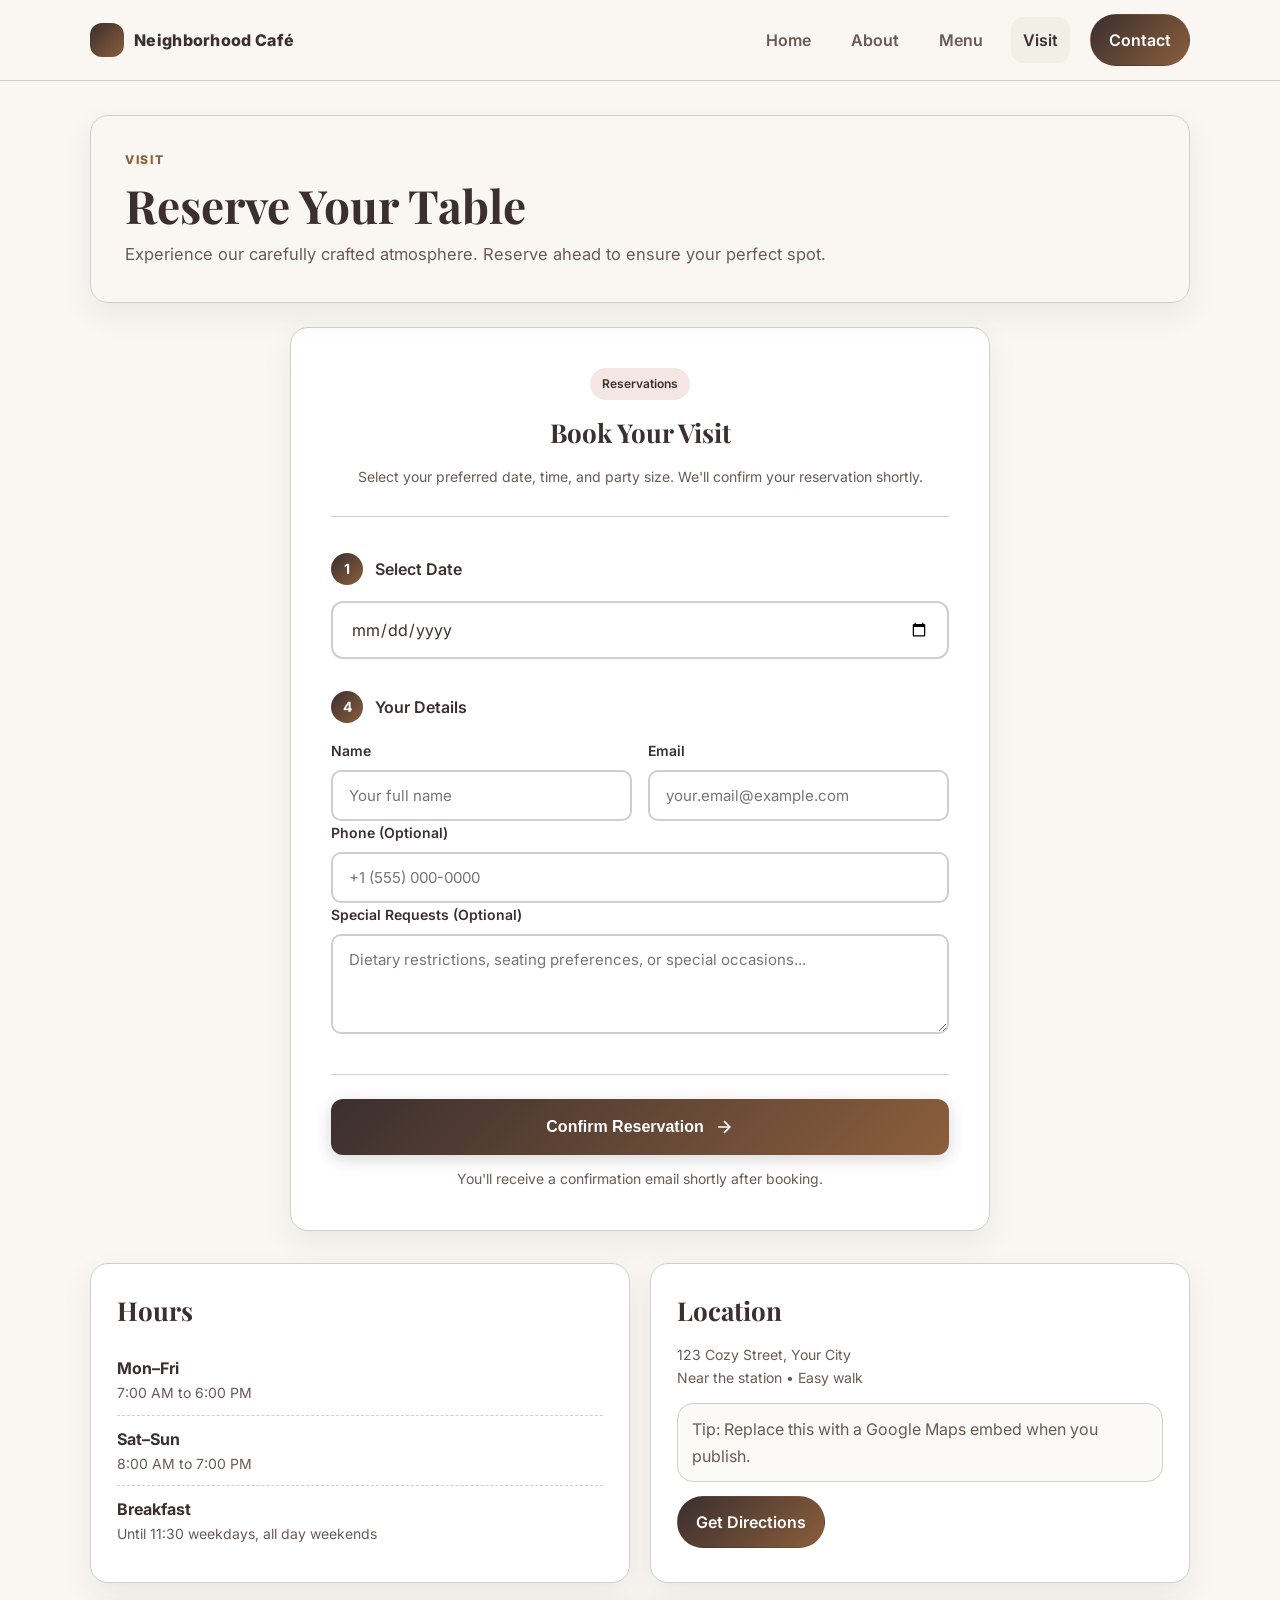
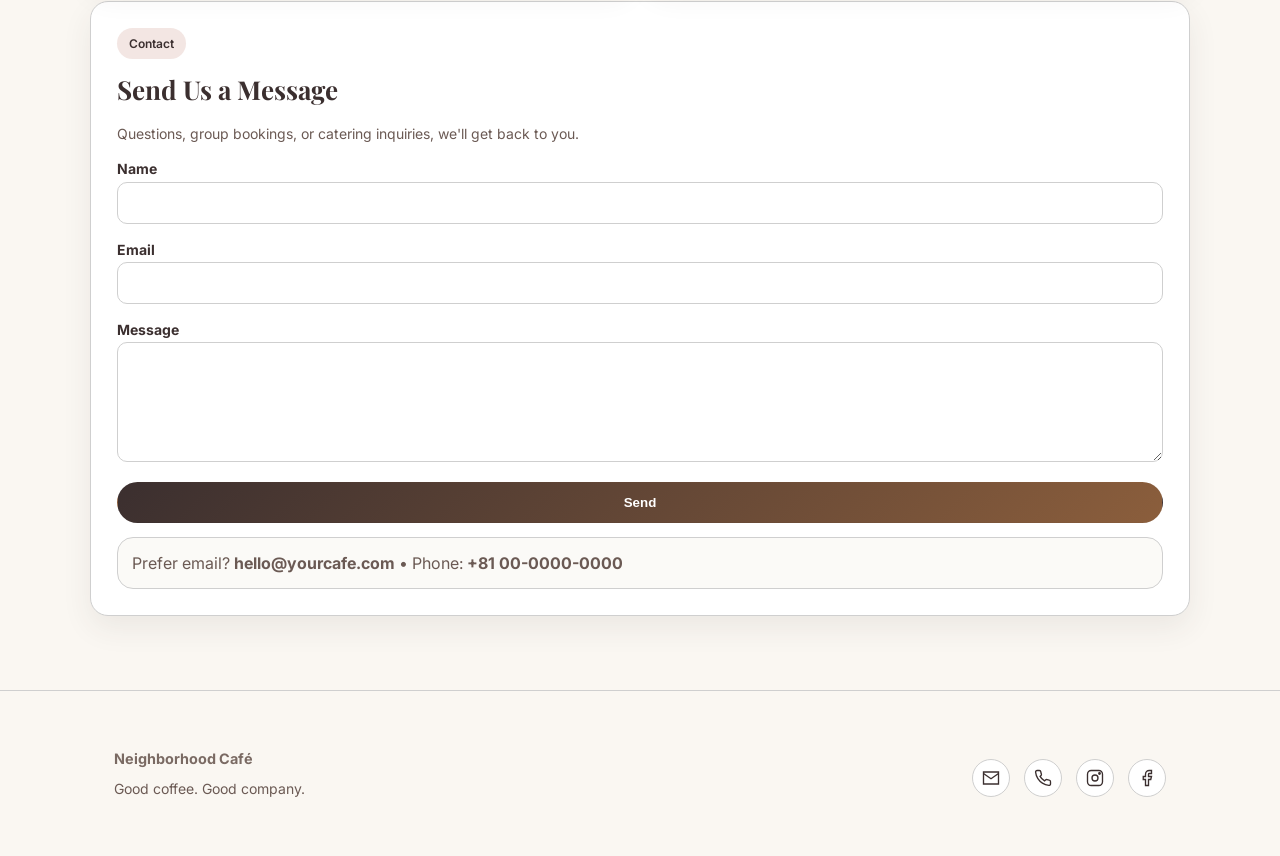
<file: docs/visit.html>
<!DOCTYPE html>
<html lang="en">
  <head>
    <meta charset="utf-8" />
    <meta name="viewport" content="width=device-width,initial-scale=1" />
    <title>Neighborhood Café | Visit</title>
    <meta name="description" content="Hours, location, and contact." />
    <link rel="stylesheet" href="styles.css" />
  </head>
  <body>
    <header class="nav">
      <div class="container nav-inner">
        <a class="brand" href="index.html">
          <span class="brand-badge"></span>
          <span>Neighborhood Café</span>
        </a>

        <div class="nav-right">
          <!-- Desktop navigation -->
          <nav class="nav-links" aria-label="Primary">
            <a href="index.html">Home</a>
            <a href="about.html">About</a>
            <a href="menu.html">Menu</a>
            <a href="visit.html" class="active">Visit</a>
          </nav>

          <!-- Desktop CTA -->
          <div class="nav-cta">
            <a class="btn primary" href="visit.html#contact">Contact</a>
          </div>

          <!-- Hamburger -->
          <button
            class="hamburger"
            aria-label="Toggle menu"
            aria-expanded="false"
          >
            <span></span>
            <span></span>
            <span></span>
          </button>
        </div>
      </div>

      <!-- Mobile menu (NEW) -->
      <nav class="mobile-menu">
        <a href="index.html">Home</a>
        <a href="about.html">About</a>
        <a href="menu.html">Menu</a>
        <a href="visit.html">Visit</a>
        <a class="btn primary" href="visit.html#contact">Contact</a>
      </nav>
    </header>

    <main class="section">
      <div class="container">
        <div class="hero-card">
          <div class="kicker">Visit</div>
          <h1>Reserve Your Table</h1>
          <p class="lead">Experience our carefully crafted atmosphere. Reserve ahead to ensure your perfect spot.</p>
        </div>

        <!-- Premium Reservation Section -->
        <div class="reservation-card" id="reservation">
          <div class="reservation-header">
            <div class="badge">Reservations</div>
            <h2 style="margin-top: 12px">Book Your Visit</h2>
            <p class="small" style="margin-top: 8px">
              Select your preferred date, time, and party size. We'll confirm your reservation shortly.
            </p>
          </div>

          <form class="reservation-form" id="reservationForm" novalidate>
            <!-- Step 1: Date Selection -->
            <div class="reservation-step">
              <label class="step-label" for="reservationDate">
                <span class="step-number">1</span>
                Select Date
              </label>
              <div class="date-picker-wrapper">
                <input 
                  type="date" 
                  id="reservationDate" 
                  name="date" 
                  class="date-input"
                  required
                  min=""
                />
                <div class="date-status" id="dateStatus"></div>
              </div>
            </div>

            <!-- Step 2: Time Selection -->
            <div class="reservation-step" id="timeStep" style="display: none;">
              <label class="step-label" for="reservationTime">
                <span class="step-number">2</span>
                Select Time
              </label>
              <div class="time-slots" id="timeSlots">
                <!-- Time slots will be generated by JavaScript -->
              </div>
            </div>

            <!-- Step 3: Guest Count -->
            <div class="reservation-step" id="guestsStep" style="display: none;">
              <label class="step-label" for="guestCount">
                <span class="step-number">3</span>
                Number of Guests
              </label>
              <div class="guest-selector">
                <button 
                  type="button" 
                  class="guest-btn" 
                  id="decreaseGuests"
                  aria-label="Decrease guests"
                >−</button>
                <input 
                  type="number" 
                  id="guestCount" 
                  name="guests" 
                  class="guest-input"
                  value="2"
                  min="1"
                  max="8"
                  required
                  readonly
                />
                <button 
                  type="button" 
                  class="guest-btn" 
                  id="increaseGuests"
                  aria-label="Increase guests"
                >+</button>
              </div>
              <p class="small muted" style="margin-top: 8px">
                For parties larger than 8, please <a href="#contact">contact us</a> directly.
              </p>
            </div>

            <!-- Step 4: Contact Info & Submit -->
            <div class="reservation-step" id="contactStep" style="display: none;">
              <label class="step-label">
                <span class="step-number">4</span>
                Your Details
              </label>
              <div class="form-row">
                <div class="form-group">
                  <label for="reservationName">Name</label>
                  <input 
                    type="text" 
                    id="reservationName" 
                    name="name" 
                    required
                    placeholder="Your full name"
                  />
                </div>
                <div class="form-group">
                  <label for="reservationEmail">Email</label>
                  <input 
                    type="email" 
                    id="reservationEmail" 
                    name="email" 
                    required
                    placeholder="your.email@example.com"
                  />
                </div>
              </div>
              <div class="form-group">
                <label for="reservationPhone">Phone (Optional)</label>
                <input 
                  type="tel" 
                  id="reservationPhone" 
                  name="phone"
                  placeholder="+1 (555) 000-0000"
                />
              </div>
              <div class="form-group">
                <label for="reservationNotes">Special Requests (Optional)</label>
                <textarea 
                  id="reservationNotes" 
                  name="notes"
                  rows="3"
                  placeholder="Dietary restrictions, seating preferences, or special occasions..."
                ></textarea>
              </div>
            </div>

            <!-- Submit Button -->
            <div class="reservation-actions" id="submitSection" style="display: none;">
              <button type="submit" class="btn btn-reservation">
                <span>Confirm Reservation</span>
                <svg width="20" height="20" viewBox="0 0 24 24" fill="none" stroke="currentColor" stroke-width="2">
                  <path d="M5 12h14M12 5l7 7-7 7"/>
                </svg>
              </button>
              <p class="small muted" style="margin-top: 12px; text-align: center;">
                You'll receive a confirmation email shortly after booking.
              </p>
            </div>
          </form>

          <!-- Success Message -->
          <div class="reservation-success" id="reservationSuccess" style="display: none;">
            <div class="success-icon">
              <svg width="48" height="48" viewBox="0 0 24 24" fill="none" stroke="currentColor" stroke-width="2">
                <path d="M20 6L9 17l-5-5"/>
              </svg>
            </div>
            <h3>Reservation Request Submitted</h3>
            <p class="small">Thank you! We've received your reservation request and will confirm shortly via email.</p>
            <button type="button" class="btn" id="newReservation" style="margin-top: 20px;">
              Make Another Reservation
            </button>
          </div>
        </div>

        <div class="grid-2" style="margin-top: 32px">
          <div class="card">
            <h2>Hours</h2>
            <ul class="list">
              <li>
                <strong>Mon–Fri</strong>
                <div class="small">7:00 AM to 6:00 PM</div>
              </li>
              <li>
                <strong>Sat–Sun</strong>
                <div class="small">8:00 AM to 7:00 PM</div>
              </li>
              <li>
                <strong>Breakfast</strong>
                <div class="small">Until 11:30 weekdays, all day weekends</div>
              </li>
            </ul>
          </div>

          <div class="card">
            <h2>Location</h2>
            <p class="small">123 Cozy Street, Your City</p>
            <p class="small">Near the station • Easy walk</p>
            <div class="note">
              Tip: Replace this with a Google Maps embed when you publish.
            </div>
            <p style="margin-top: 14px">
              <a
                class="btn primary"
                href="#"
                onclick="alert('Add your Google Maps link here!')"
                >Get Directions</a
              >
            </p>
          </div>
        </div>

        <div class="card" id="contact" style="margin-top: 18px">
          <div class="badge">Contact</div>
          <h2 style="margin-top: 10px">Send Us a Message</h2>
          <p class="small">
            Questions, group bookings, or catering inquiries, we'll get back to
            you.
          </p>

          <!-- Netlify Form -->
          <form name="contact" method="POST" data-netlify="true">
            <input type="hidden" name="form-name" value="contact" />

            <div>
              <label for="name">Name</label>
              <input id="name" name="name" type="text" required />
            </div>

            <div>
              <label for="email">Email</label>
              <input id="email" name="email" type="email" required />
            </div>

            <div>
              <label for="message">Message</label>
              <textarea id="message" name="message" required></textarea>
            </div>

            <button class="btn primary" type="submit">Send</button>
          </form>

          <div class="note">
            Prefer email? <strong>hello@yourcafe.com</strong> • Phone:
            <strong>+81 00-0000-0000</strong>
          </div>
        </div>
      </div>
    </main>

    <footer class="footer">
      <div class="container footer-flex">
        <div class="footer-grid1">
          <strong>Neighborhood Café</strong>
          <div class="small">Good coffee. Good company.</div>
        </div>
        <div class="footer-grid2">
          <div class="footer-icons">
            <a href="mailto:hello@yourcafe.com" aria-label="Email">
              <!-- Email -->
              <svg viewBox="0 0 24 24">
                <path d="M2 4h20v16H2z" fill="none" />
                <path d="M2 6l10 7L22 6" />
              </svg>
            </a>

            <a href="tel:+1234567890" aria-label="Telephone">
              <!-- Phone -->
              <svg viewBox="0 0 24 24">
                <path
                  d="M22 16.92v3a2 2 0 0 1-2.18 2
      19.8 19.8 0 0 1-8.63-3.07
      19.5 19.5 0 0 1-6-6
      19.8 19.8 0 0 1-3.07-8.67
      A2 2 0 0 1 4.11 2h3
      a2 2 0 0 1 2 1.72
      12.8 12.8 0 0 0 .7 2.81
      a2 2 0 0 1-.45 2.11L8.09 9.91
      a16 16 0 0 0 6 6l1.27-1.27
      a2 2 0 0 1 2.11-.45
      12.8 12.8 0 0 0 2.81.7
      A2 2 0 0 1 22 16.92z"
                />
              </svg>
            </a>

            <a href="#" aria-label="Instagram">
              <!-- Instagram -->
              <svg viewBox="0 0 24 24">
                <rect x="2" y="2" width="20" height="20" rx="5" ry="5" />
                <circle cx="12" cy="12" r="4" />
                <circle cx="18" cy="6" r="1" />
              </svg>
            </a>

            <a href="#" aria-label="Facebook">
              <!-- Facebook -->
              <svg viewBox="0 0 24 24">
                <path
                  d="M18 2h-3a5 5 0 0 0-5 5v3H7v4h3v8h4v-8h3l1-4h-4V7
      a1 1 0 0 1 1-1h3z"
                />
              </svg>
            </a>
          </div>
        </div>
      </div>
    </footer>

    <script src="script.js"></script>
  </body>
</html>
</file>
<file: docs/styles.css>
@import url("https://fonts.googleapis.com/css2?family=Playfair+Display:wght@500;700&family=Inter:wght@300;400;500;600;700&display=swap");

:root {
  --espresso: #3b2f2f;
  --saddle: #8b5e3c;
  --tan: #d2b48c;
  --cream: #faf7f2;
  --moccasin: #ffe4b5;
  --silver: #cfcfcf;
  --soft-pink: #f3e6e3;

  /* mapped tokens used by the site */
  --bg: var(--cream);
  --card: #ffffff;
  --text: var(--espresso);
  --muted: #6b5a54;
  --line: var(--silver);
  --brand: var(--espresso);
  --accent: var(--saddle);
  --shadow: 0 12px 30px rgba(59, 47, 47, 0.08);
  --radius: 18px;
}

* {
  box-sizing: border-box;
}
html,
body {
  margin: 0;
  padding: 0;
}
body {
  font-family: "Inter", sans-serif;
  background: var(--bg);
  color: var(--text);
  line-height: 1.65;
}
h1,
h2,
h3 {
  font-family: "Playfair Display", serif;
  color: var(--espresso);
}

a {
  color: inherit;
  text-decoration: none;
}
a:hover {
  opacity: 0.9;
}

.container {
  width: min(1100px, 92vw);
  margin: 0 auto;
}
.nav {
  position: sticky;
  top: 0;
  z-index: 50;
  background: rgba(250, 247, 242, 0.92);
  backdrop-filter: blur(10px);
  border-bottom: 1px solid var(--line);
}
.nav-inner {
  display: flex;
  align-items: center;
  justify-content: space-between;
  padding: 14px 0;
}
.brand {
  display: flex;
  gap: 10px;
  align-items: center;
  font-weight: 800;
  letter-spacing: 0.3px;
}
.brand-badge {
  width: 34px;
  height: 34px;
  border-radius: 12px;
  background: linear-gradient(135deg, var(--espresso), var(--saddle));
}
.nav-links {
  display: flex;
  gap: 16px;
  align-items: center;
  font-weight: 600;
}
.nav-links a {
  padding: 10px 12px;
  border-radius: 12px;
  color: var(--muted);
}
.nav-links a.active {
  color: var(--text);
  background: #f2efe7;
}
.nav-cta {
  display: flex;
  gap: 10px;
  align-items: center;
}
.btn {
  display: inline-flex;
  align-items: center;
  justify-content: center;
  padding: 12px 18px;
  border-radius: 999px;
  border: 1px solid var(--silver);
  background: #ffffff;
  font-weight: 600;
  color: var(--espresso);
  transition: all 0.2s ease;
}
.btn.primary,
.btn-primary {
  background: linear-gradient(135deg, var(--espresso), var(--saddle));
  color: #ffffff;
  border-color: transparent;
}
.btn.primary:hover,
.btn-primary:hover {
  transform: translateY(-1px);
  box-shadow: 0 4px 12px rgba(59, 47, 47, 0.2);
}
.btn.link {
  background: transparent;
  box-shadow: none;
  border: 1px solid transparent;
  color: var(--muted);
}

.hero {
  padding: 64px 0 22px;
}
.hero-grid {
  display: grid;
  grid-template-columns: 1.25fr 0.75fr;
  gap: 28px;
  align-items: stretch;
}
.hero-card {
  position: relative;
  background: linear-gradient(
      rgba(250, 247, 242, 0.92),
      rgba(250, 247, 242, 0.92)
    ),
    url("https://images.unsplash.com/photo-1509042239860-f550ce710b93");
  background-size: cover;
  background-position: center;
  border: 1px solid var(--line);
  border-radius: var(--radius);
  box-shadow: var(--shadow);
  padding: 34px;
}
.kicker {
  color: var(--accent);
  font-weight: 800;
  letter-spacing: 0.14em;
  font-size: 12px;
  text-transform: uppercase;
}
h1 {
  margin: 10px 0 10px;
  font-size: clamp(32px, 4vw, 46px);
  line-height: 1.1;
}
.lead {
  color: var(--muted);
  margin: 0 0 18px;
  font-size: 16.5px;
}
.hero-actions {
  display: flex;
  gap: 12px;
  flex-wrap: wrap;
}

.side-card {
  display: flex;
  flex-direction: column;
  justify-content: center;
  gap: 14px;
  padding: 26px;
}
.side-item {
  border: 1px solid var(--line);
  border-radius: 16px;
  padding: 14px 14px;
  background: #fbfaf7;
}
.side-item strong {
  display: block;
}
.side-item span {
  color: var(--muted);
  font-size: 14px;
}

.section {
  padding: 34px 0;
}
.section h2 {
  margin: 0 0 10px;
  font-size: 26px;
}
.section p {
  margin: 0;
  color: var(--muted);
}
.grid-2 {
  display: grid;
  grid-template-columns: 1fr 1fr;
  gap: 20px;
  margin-top: 18px;
}
/* MENU GRID (photo-top cards like About) */
.menu-grid {
  display: grid;
  grid-template-columns: repeat(2, 1fr);
  gap: 22px;
  margin-top: 18px;
}

.menu-card.full {
  grid-column: 1 / -1;
}

.menu-image {
  height: 170px;
  border-radius: 14px;
  margin-bottom: 14px;
  background-size: cover;
  background-position: center;
}

/* Mobile */
@media (max-width: 880px) {
  .menu-grid {
    grid-template-columns: 1fr;
  }
}

/* MENU IMAGE HOOKS (swap these file names with yours) */
.img-menu-classics {
  background-image: url("assets/menu-classics.jpg");
}
.img-menu-signature {
  background-image: url("assets/menu-signature.jpg");
}
.img-menu-drip {
  background-image: url("assets/menu-drip.jpg");
}
.img-menu-pastries {
  background-image: url("assets/menu-pastries.jpg");
}
.img-menu-breakfast {
  background-image: url("assets/menu-breakfast.jpg");
}
.img-menu-bowls {
  background-image: url("assets/menu-bowls.jpg");
}
.img-menu-lunch {
  background-image: url("assets/menu-lunch.jpg");
}
.img-menu-salads {
  background-image: url("assets/menu-salads.jpg");
}
.img-menu-treats {
  background-image: url("assets/menu-treats.jpg");
}
.img-menu-tea {
  background-image: url("assets/menu-tea.jpg");
}
.img-menu-drinks {
  background-image: url("assets/menu-drinks.jpg");
}
.img-menu-kids {
  background-image: url("assets/menu-kids.jpg");
}
/* ABOUT STORY GRID */
.story-grid {
  display: grid;
  grid-template-columns: repeat(2, 1fr);
  gap: 22px;
}

.story-card.full {
  grid-column: 1 / -1;
}
.story-image {
  height: 350px;
  border-radius: 14px;
  margin-bottom: 16px;
  background-size: cover;
  background-position: bottom;
}

.img-story {
  background-image: url("assets/our-story.jpg");
}

.img-philosophy {
  background-image: url("assets/behind-the-pour.jpg");
}

.img-coffee {
  background-image: url("assets/more-than-coffee.jpg");
}

.img-community {
  background-image: url("assets/our-community.jpg");
}

.img-forward {
  background-image: url("assets/looking-forward.jpg");
}

.img-craft {
  background-image: url("assets/our-craft.jpg");
}

/* Mobile */
@media (max-width: 880px) {
  .story-grid {
    grid-template-columns: 1fr;
  }
}
/* VISIT SECTION – 3 CARD LAYOUT */
.visit-grid {
  display: grid;
  grid-template-columns: repeat(3, 1fr);
  gap: 20px;
  margin-top: 18px;
}

.visit-card {
  background: #fbfaf7;
  border: 1px solid var(--line);
  border-radius: 16px;
  padding: 22px;
}

.split-card {
  display: grid;
  grid-template-columns: repeat(2, 1fr);
  text-align: center;
  vertical-align: middle;
  gap: 5px;
}

.split-card .weekends {
  border: 0.5px solid var(--espresso);
  border-radius: 1em;
  padding: 0;
}
.split-card .weekdays {
  border: 0.5px solid var(--espresso);
  border-radius: 1em;
  padding: 0;
}

.visit-card h3 {
  margin-bottom: 10px;
}

.visit-card .muted {
  color: var(--muted);
  font-size: 13.5px;
}

/* Mobile */
@media (max-width: 880px) {
  .visit-grid {
    grid-template-columns: 1fr;
  }
}
.card {
  background: #ffffff;
  border: 1px solid var(--silver);
  border-radius: var(--radius);
  box-shadow: var(--shadow);
  padding: 26px;
}
.card h3 {
  margin: 0 0 8px;
}
.small {
  font-size: 14px;
  color: var(--muted);
}
.list {
  margin: 12px 0 0;
  padding: 0;
  list-style: none;
}
.list li {
  padding: 10px 0;
  border-bottom: 1px dashed var(--line);
}
.list li:last-child {
  border-bottom: none;
}
.badge {
  display: inline-block;
  padding: 6px 12px;
  border-radius: 999px;
  background: var(--soft-pink);
  color: var(--espresso);
  font-weight: 600;
  font-size: 12px;
}
.split {
  display: flex;
  justify-content: space-between;
  gap: 12px;
  align-items: flex-start;
}
.split .price {
  color: var(--muted);
  font-weight: 700;
}

.note {
  margin-top: 14px;
  padding: 12px 14px;
  border-radius: 16px;
  border: 1px solid var(--line);
  background: #fbfaf7;
  color: var(--muted);
}

.footer {
  border-top: 1px solid var(--silver);
  margin-top: 40px;
  padding: 32px 0;
  justify-content: space-between;
  align-items: flex-start;
  font-size: 0.9rem;
  color: #7a6a63;
  background: linear-gradient(
    to bottom,
    rgba(250, 247, 242, 0.6),
    var(--cream)
  );
}
.footer-flex {
  display: flex;
  justify-content: space-between;
  align-items: flex-start;
  padding: 24px;
}
/* LEFT */
.footer-grid1 {
  text-align: left;
}

.footer-grid1 strong {
  display: block;
  margin-bottom: 6px;
}

.footer-icons {
  display: flex;
  gap: 14px;
  margin-top: 12px;
}

.footer-icons a {
  width: 38px;
  height: 38px;
  border-radius: 50%;
  border: 1px solid var(--line);
  display: inline-flex;
  align-items: center;
  justify-content: center;
  background: #ffffff;
  transition: all 0.25s ease;
}

.footer-icons svg {
  width: 18px;
  height: 18px;
  stroke: var(--espresso);
  fill: none;
  stroke-width: 1.8;
}

.footer-icons a:hover {
  background: var(--soft-pink);
  transform: translateY(-2px);
}

.footer a {
  color: var(--muted);
}
.footer a:hover {
  color: var(--text);
}

form {
  display: grid;
  gap: 12px;
  margin-top: 10px;
}
label {
  font-weight: 700;
  font-size: 14px;
}
input,
textarea {
  width: 100%;
  padding: 12px;
  border-radius: 10px;
  border: 1px solid var(--silver);
  font-family: "Inter", sans-serif;
  background: #ffffff;
}
textarea {
  min-height: 120px;
  resize: vertical;
}

.hamburger {
  display: none;
  background: none;
  border: none;
  cursor: pointer;
  padding: 6px;
  flex-direction: column;
  gap: 6px;
}

.hamburger span {
  width: 26px;
  height: 3px;
  background: var(--espresso);
  border-radius: 2px;
  transition: all 0.3s ease;
}

.mobile-menu {
  display: none;
  flex-direction: column;
  gap: 12px;
  padding: 16px;
  background: var(--cream);
  border-top: 1px solid var(--line);
}

.mobile-menu a {
  padding: 12px 14px;
  border-radius: 12px;
  font-weight: 600;
  color: var(--espresso);
  background: #ffffff;
  border: 1px solid var(--silver);
  text-align: center;
}

.hamburger[aria-expanded="true"] span:nth-child(1) {
  transform: translateY(9px) rotate(45deg);
}
.hamburger[aria-expanded="true"] span:nth-child(2) {
  opacity: 0;
}
.hamburger[aria-expanded="true"] span:nth-child(3) {
  transform: translateY(-9px) rotate(-45deg);
}

.nav-right {
  display: flex;
  align-items: center;
  gap: 20px;
}

@media (max-width: 880px) {
  .hero-grid {
    grid-template-columns: 1fr;
  }
  .grid-2 {
    grid-template-columns: 1fr;
  }
  .footer-flex {
    display: flex;
    align-content: center;
    text-align: center;
    flex-wrap: wrap;
  }
  .nav-links,
  .nav-cta {
    display: none;
  }
  .hamburger {
    display: flex;
  }
  .mobile-menu.open {
    display: flex;
  }
}

/* ============================================
   PREMIUM RESERVATION UI
   ============================================ */

.reservation-card {
  background: #ffffff;
  border: 1px solid var(--silver);
  border-radius: var(--radius);
  box-shadow: var(--shadow);
  padding: 40px;
  margin-top: 24px;
  max-width: 700px;
  margin-left: auto;
  margin-right: auto;
}

.reservation-header {
  text-align: center;
  margin-bottom: 36px;
  padding-bottom: 28px;
  border-bottom: 1px solid var(--line);
}

.reservation-form {
  display: flex;
  flex-direction: column;
  gap: 32px;
}

.reservation-step {
  animation: fadeIn 0.4s ease-in;
}

@keyframes fadeIn {
  from {
    opacity: 0;
    transform: translateY(8px);
  }
  to {
    opacity: 1;
    transform: translateY(0);
  }
}

.step-label {
  display: flex;
  align-items: center;
  gap: 12px;
  font-weight: 600;
  font-size: 16px;
  color: var(--text);
  margin-bottom: 16px;
}

.step-number {
  display: inline-flex;
  align-items: center;
  justify-content: center;
  width: 32px;
  height: 32px;
  border-radius: 50%;
  background: linear-gradient(135deg, var(--espresso), var(--saddle));
  color: #ffffff;
  font-weight: 700;
  font-size: 14px;
  flex-shrink: 0;
}

/* Date Picker */
.date-picker-wrapper {
  position: relative;
}

.date-input {
  width: 100%;
  padding: 16px 18px;
  border-radius: 12px;
  border: 2px solid var(--silver);
  font-family: "Inter", sans-serif;
  font-size: 16px;
  background: #ffffff;
  color: var(--text);
  transition: all 0.2s ease;
  cursor: pointer;
}

.date-input:hover {
  border-color: var(--saddle);
}

.date-input:focus {
  outline: none;
  border-color: var(--saddle);
  box-shadow: 0 0 0 3px rgba(139, 94, 60, 0.1);
}

.date-input:invalid {
  border-color: var(--silver);
}

.date-status {
  margin-top: 10px;
  font-size: 13px;
  padding: 8px 12px;
  border-radius: 8px;
  display: none;
}

.date-status.show {
  display: block;
}

.date-status.available {
  background: #f0f7f0;
  color: #2d5a2d;
  border: 1px solid #c8e6c8;
}

.date-status.limited {
  background: #fff8e6;
  color: #8b6914;
  border: 1px solid #ffe4b5;
}

.date-status.unavailable {
  background: #f5f5f5;
  color: var(--muted);
  border: 1px solid var(--silver);
}

/* Time Slots */
.time-slots {
  display: grid;
  grid-template-columns: repeat(auto-fill, minmax(100px, 1fr));
  gap: 12px;
  margin-top: 8px;
}

.time-slot {
  padding: 14px 16px;
  border: 2px solid var(--silver);
  border-radius: 10px;
  background: #ffffff;
  font-weight: 500;
  font-size: 15px;
  text-align: center;
  cursor: pointer;
  transition: all 0.2s ease;
  color: var(--text);
  position: relative;
}

.time-slot:hover:not(.disabled):not(.booked) {
  border-color: var(--saddle);
  background: #faf7f2;
  transform: translateY(-2px);
}

.time-slot.selected {
  border-color: var(--saddle);
  background: linear-gradient(135deg, var(--espresso), var(--saddle));
  color: #ffffff;
  box-shadow: 0 4px 12px rgba(139, 94, 60, 0.25);
}

.time-slot.limited {
  border-color: #ffd700;
  background: #fff8e6;
  position: relative;
}

.time-slot.limited::after {
  content: "Few left";
  position: absolute;
  top: -8px;
  right: -8px;
  background: #ffd700;
  color: var(--espresso);
  font-size: 9px;
  font-weight: 700;
  padding: 2px 6px;
  border-radius: 4px;
  text-transform: uppercase;
  letter-spacing: 0.5px;
}

.time-slot.booked {
  background: #f5f5f5;
  color: var(--muted);
  border-color: #e0e0e0;
  cursor: not-allowed;
  opacity: 0.6;
  position: relative;
}

.time-slot.booked::after {
  content: "Full";
  position: absolute;
  top: 50%;
  left: 50%;
  transform: translate(-50%, -50%);
  font-size: 10px;
  font-weight: 700;
  color: var(--muted);
  text-transform: uppercase;
  letter-spacing: 0.5px;
}

.time-slot.disabled {
  background: #fafafa;
  color: #d0d0d0;
  border-color: #e8e8e8;
  cursor: not-allowed;
  opacity: 0.5;
}

/* Guest Selector */
.guest-selector {
  display: flex;
  align-items: center;
  gap: 16px;
  justify-content: center;
  margin-top: 8px;
}

.guest-btn {
  width: 44px;
  height: 44px;
  border-radius: 50%;
  border: 2px solid var(--silver);
  background: #ffffff;
  font-size: 24px;
  font-weight: 300;
  color: var(--text);
  cursor: pointer;
  transition: all 0.2s ease;
  display: flex;
  align-items: center;
  justify-content: center;
  flex-shrink: 0;
}

.guest-btn:hover:not(:disabled) {
  border-color: var(--saddle);
  background: #faf7f2;
  transform: scale(1.05);
}

.guest-btn:disabled {
  opacity: 0.4;
  cursor: not-allowed;
}

.guest-input {
  width: 80px;
  padding: 16px;
  border: 2px solid var(--silver);
  border-radius: 12px;
  text-align: center;
  font-size: 20px;
  font-weight: 600;
  color: var(--text);
  background: #ffffff;
  cursor: default;
}

.guest-input:focus {
  outline: none;
  border-color: var(--saddle);
  box-shadow: 0 0 0 3px rgba(139, 94, 60, 0.1);
}

/* Form Fields */
.form-row {
  display: grid;
  grid-template-columns: 1fr 1fr;
  gap: 16px;
}

.form-group {
  display: flex;
  flex-direction: column;
  gap: 8px;
}

.form-group label {
  font-weight: 600;
  font-size: 14px;
  color: var(--text);
}

.form-group input,
.form-group textarea {
  padding: 14px 16px;
  border: 2px solid var(--silver);
  border-radius: 10px;
  font-family: "Inter", sans-serif;
  font-size: 15px;
  background: #ffffff;
  color: var(--text);
  transition: all 0.2s ease;
}

.form-group input:focus,
.form-group textarea:focus {
  outline: none;
  border-color: var(--saddle);
  box-shadow: 0 0 0 3px rgba(139, 94, 60, 0.1);
}

.form-group textarea {
  resize: vertical;
  min-height: 100px;
}

/* Reservation Actions */
.reservation-actions {
  margin-top: 8px;
  padding-top: 24px;
  border-top: 1px solid var(--line);
}

.btn-reservation {
  width: 100%;
  padding: 18px 24px;
  border-radius: 12px;
  border: none;
  background: linear-gradient(135deg, var(--espresso), var(--saddle));
  color: #ffffff;
  font-weight: 600;
  font-size: 16px;
  cursor: pointer;
  transition: all 0.3s ease;
  display: flex;
  align-items: center;
  justify-content: center;
  gap: 10px;
  box-shadow: 0 4px 16px rgba(59, 47, 47, 0.2);
}

.btn-reservation:hover {
  transform: translateY(-2px);
  box-shadow: 0 6px 20px rgba(59, 47, 47, 0.3);
}

.btn-reservation:active {
  transform: translateY(0);
}

.btn-reservation:disabled {
  opacity: 0.6;
  cursor: not-allowed;
  transform: none;
}

/* Success Message */
.reservation-success {
  text-align: center;
  padding: 40px 20px;
  animation: fadeIn 0.5s ease-in;
}

.success-icon {
  width: 80px;
  height: 80px;
  margin: 0 auto 24px;
  border-radius: 50%;
  background: linear-gradient(135deg, #2d5a2d, #4a8a4a);
  color: #ffffff;
  display: flex;
  align-items: center;
  justify-content: center;
  box-shadow: 0 8px 24px rgba(45, 90, 45, 0.2);
}

.reservation-success h3 {
  margin: 0 0 12px;
  font-size: 24px;
  color: var(--text);
}

.reservation-success p {
  color: var(--muted);
  max-width: 500px;
  margin: 0 auto;
}

/* Mobile Responsive */
@media (max-width: 880px) {
  .reservation-card {
    padding: 28px 20px;
    margin-top: 20px;
  }

  .reservation-header {
    margin-bottom: 28px;
    padding-bottom: 20px;
  }

  .reservation-form {
    gap: 24px;
  }

  .time-slots {
    grid-template-columns: repeat(auto-fill, minmax(85px, 1fr));
    gap: 10px;
  }

  .form-row {
    grid-template-columns: 1fr;
  }

  .guest-selector {
    gap: 12px;
  }

  .guest-btn {
    width: 40px;
    height: 40px;
    font-size: 20px;
  }

  .guest-input {
    width: 70px;
    padding: 14px;
    font-size: 18px;
  }
}
</file>
